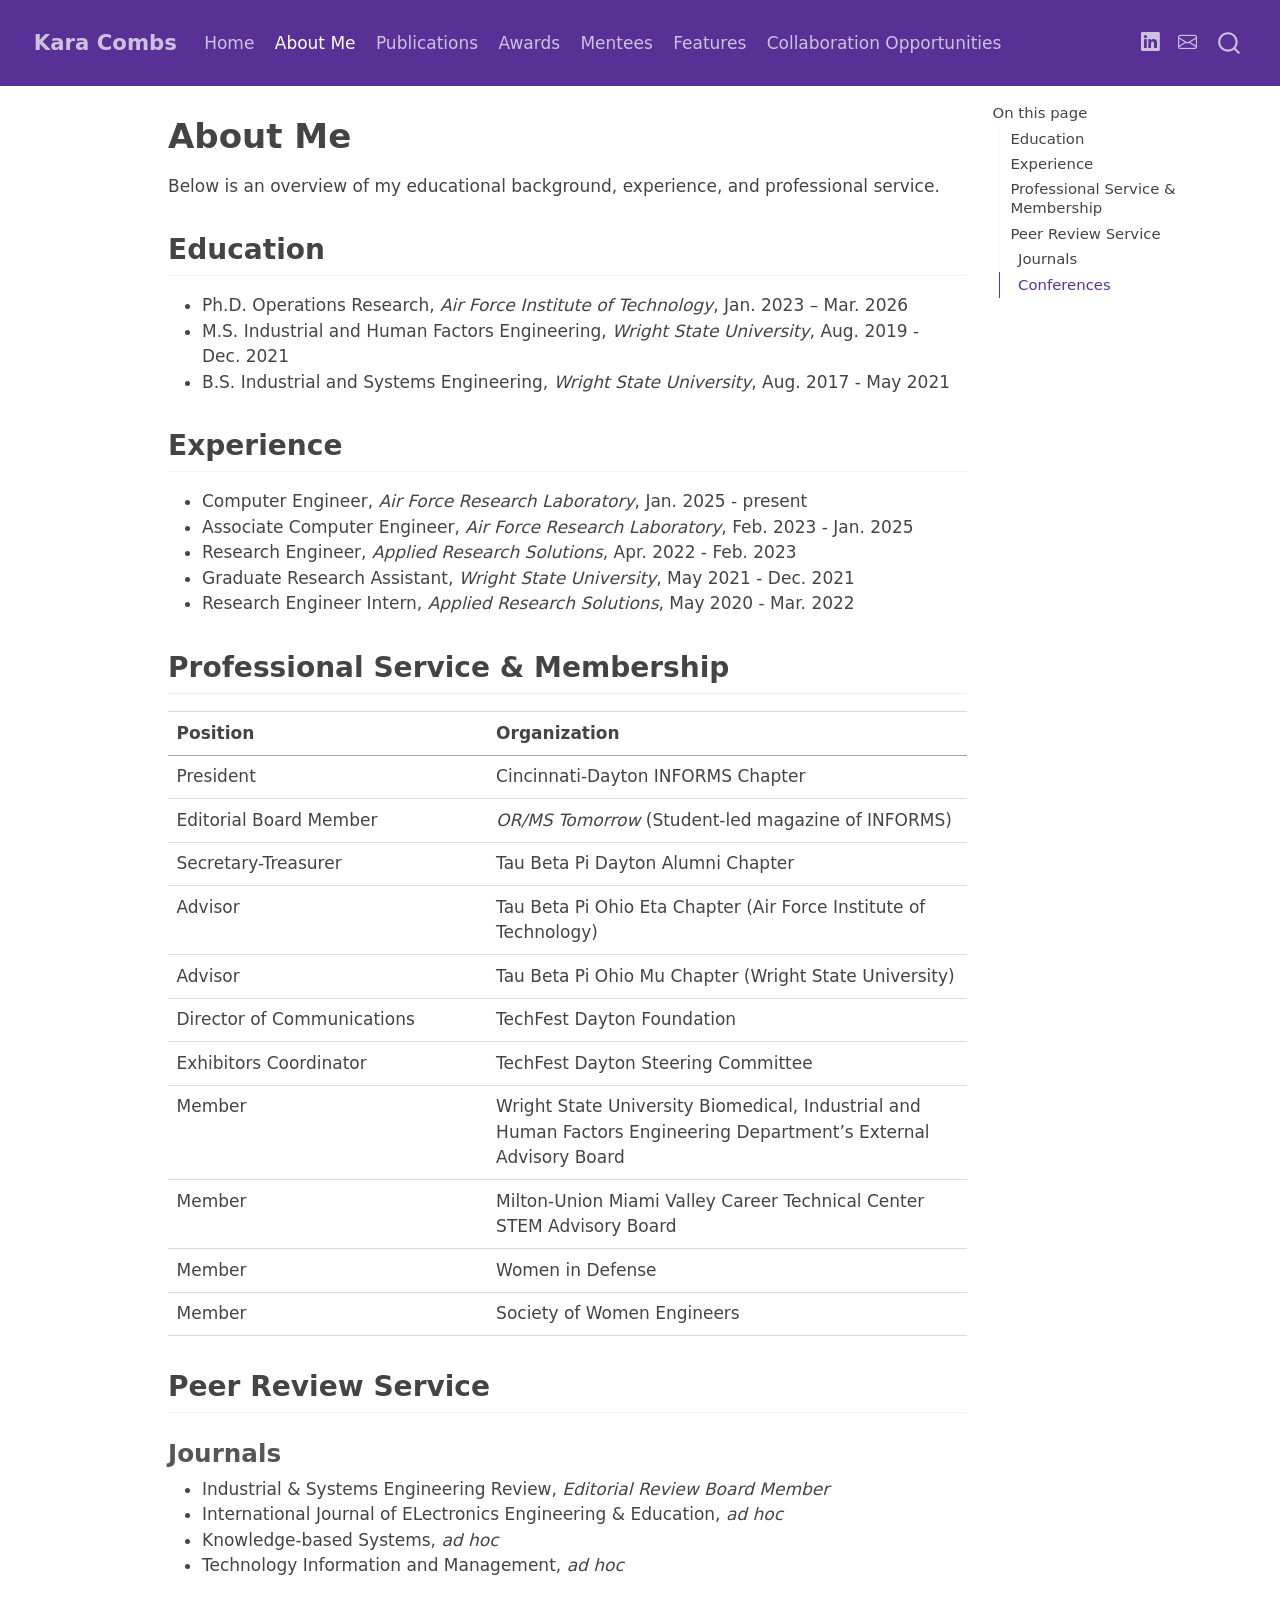
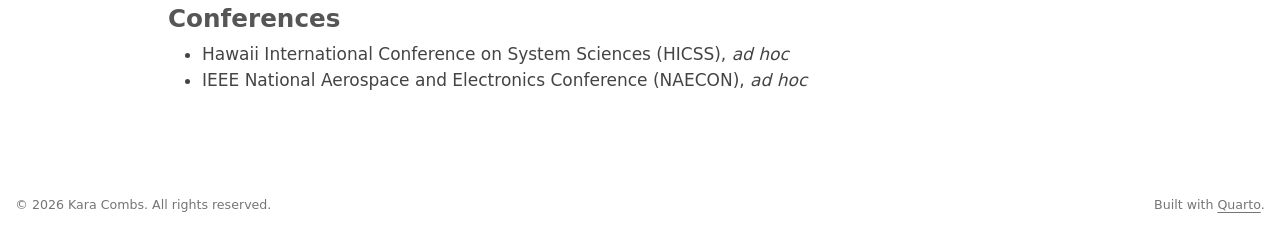
<file: about_me.html>
<!DOCTYPE html>
<html xmlns="http://www.w3.org/1999/xhtml" lang="en" xml:lang="en"><head>

<meta charset="utf-8">
<meta name="generator" content="quarto-1.8.24">

<meta name="viewport" content="width=device-width, initial-scale=1.0, user-scalable=yes">


<title>About Me – Kara Combs</title>
<style>
code{white-space: pre-wrap;}
span.smallcaps{font-variant: small-caps;}
div.columns{display: flex; gap: min(4vw, 1.5em);}
div.column{flex: auto; overflow-x: auto;}
div.hanging-indent{margin-left: 1.5em; text-indent: -1.5em;}
ul.task-list{list-style: none;}
ul.task-list li input[type="checkbox"] {
  width: 0.8em;
  margin: 0 0.8em 0.2em -1em; /* quarto-specific, see https://github.com/quarto-dev/quarto-cli/issues/4556 */ 
  vertical-align: middle;
}
</style>


<script src="site_libs/quarto-nav/quarto-nav.js"></script>
<script src="site_libs/quarto-nav/headroom.min.js"></script>
<script src="site_libs/clipboard/clipboard.min.js"></script>
<script src="site_libs/quarto-search/autocomplete.umd.js"></script>
<script src="site_libs/quarto-search/fuse.min.js"></script>
<script src="site_libs/quarto-search/quarto-search.js"></script>
<meta name="quarto:offset" content="./">
<link href="./assets/Combs_Digital_Portrait_Square.png" rel="icon" type="image/png">
<script src="site_libs/quarto-html/quarto.js" type="module"></script>
<script src="site_libs/quarto-html/tabsets/tabsets.js" type="module"></script>
<script src="site_libs/quarto-html/axe/axe-check.js" type="module"></script>
<script src="site_libs/quarto-html/popper.min.js"></script>
<script src="site_libs/quarto-html/tippy.umd.min.js"></script>
<script src="site_libs/quarto-html/anchor.min.js"></script>
<link href="site_libs/quarto-html/tippy.css" rel="stylesheet">
<link href="site_libs/quarto-html/quarto-syntax-highlighting-dc55a5b9e770e841cd82e46aadbfb9b0.css" rel="stylesheet" id="quarto-text-highlighting-styles">
<script src="site_libs/bootstrap/bootstrap.min.js"></script>
<link href="site_libs/bootstrap/bootstrap-icons.css" rel="stylesheet">
<link href="site_libs/bootstrap/bootstrap-3d0064d93490f5bb34dc66591c9f73ab.min.css" rel="stylesheet" append-hash="true" id="quarto-bootstrap" data-mode="light">
<script id="quarto-search-options" type="application/json">{
  "location": "navbar",
  "copy-button": false,
  "collapse-after": 3,
  "panel-placement": "end",
  "type": "overlay",
  "limit": 50,
  "keyboard-shortcut": [
    "f",
    "/",
    "s"
  ],
  "show-item-context": false,
  "language": {
    "search-no-results-text": "No results",
    "search-matching-documents-text": "matching documents",
    "search-copy-link-title": "Copy link to search",
    "search-hide-matches-text": "Hide additional matches",
    "search-more-match-text": "more match in this document",
    "search-more-matches-text": "more matches in this document",
    "search-clear-button-title": "Clear",
    "search-text-placeholder": "",
    "search-detached-cancel-button-title": "Cancel",
    "search-submit-button-title": "Submit",
    "search-label": "Search"
  }
}</script>
<script async="" src="https://www.googletagmanager.com/gtag/js?id=G-C74GEBGNSR"></script>

<script type="text/javascript">

window.dataLayer = window.dataLayer || [];
function gtag(){dataLayer.push(arguments);}
gtag('js', new Date());
gtag('config', 'G-C74GEBGNSR', { 'anonymize_ip': true});
</script>
<style>html{ scroll-behavior: smooth; }</style>


<link rel="stylesheet" href="styles.css">
</head>

<body class="nav-fixed quarto-light">

<div id="quarto-search-results"></div>
  <header id="quarto-header" class="headroom fixed-top">
    <nav class="navbar navbar-expand-lg " data-bs-theme="dark">
      <div class="navbar-container container-fluid">
      <div class="navbar-brand-container mx-auto">
    <a href="./index.html" class="navbar-brand navbar-brand-logo">
    </a>
    <a class="navbar-brand" href="./index.html">
    <span class="navbar-title">Kara Combs</span>
    </a>
  </div>
            <div id="quarto-search" class="" title="Search"></div>
          <button class="navbar-toggler" type="button" data-bs-toggle="collapse" data-bs-target="#navbarCollapse" aria-controls="navbarCollapse" role="menu" aria-expanded="false" aria-label="Toggle navigation" onclick="if (window.quartoToggleHeadroom) { window.quartoToggleHeadroom(); }">
  <span class="navbar-toggler-icon"></span>
</button>
          <div class="collapse navbar-collapse" id="navbarCollapse">
            <ul class="navbar-nav navbar-nav-scroll me-auto">
  <li class="nav-item">
    <a class="nav-link" href="./index.html"> 
<span class="menu-text">Home</span></a>
  </li>  
  <li class="nav-item">
    <a class="nav-link active" href="./about_me.html" aria-current="page"> 
<span class="menu-text">About Me</span></a>
  </li>  
  <li class="nav-item">
    <a class="nav-link" href="./publications.html"> 
<span class="menu-text">Publications</span></a>
  </li>  
  <li class="nav-item">
    <a class="nav-link" href="./awards.html"> 
<span class="menu-text">Awards</span></a>
  </li>  
  <li class="nav-item">
    <a class="nav-link" href="./mentees.html"> 
<span class="menu-text">Mentees</span></a>
  </li>  
  <li class="nav-item">
    <a class="nav-link" href="./features.html"> 
<span class="menu-text">Features</span></a>
  </li>  
  <li class="nav-item">
    <a class="nav-link" href="./collaboration.html"> 
<span class="menu-text">Collaboration Opportunities</span></a>
  </li>  
</ul>
            <ul class="navbar-nav navbar-nav-scroll ms-auto">
  <li class="nav-item compact">
    <a class="nav-link" href="https://www.linkedin.com/in/karacombs33"> <i class="bi bi-linkedin" role="img">
</i> 
<span class="menu-text"></span></a>
  </li>  
  <li class="nav-item compact">
    <a class="nav-link" href="mailto:kara.combs.1@us.af.mil"> <i class="bi bi-envelope" role="img">
</i> 
<span class="menu-text"></span></a>
  </li>  
</ul>
          </div> <!-- /navcollapse -->
            <div class="quarto-navbar-tools">
</div>
      </div> <!-- /container-fluid -->
    </nav>
</header>
<!-- content -->
<div id="quarto-content" class="quarto-container page-columns page-rows-contents page-layout-article page-navbar">
<!-- sidebar -->
<!-- margin-sidebar -->
    <div id="quarto-margin-sidebar" class="sidebar margin-sidebar">
        <nav id="TOC" role="doc-toc" class="toc-active">
    <h2 id="toc-title">On this page</h2>
   
  <ul>
  <li><a href="#education" id="toc-education" class="nav-link active" data-scroll-target="#education">Education</a></li>
  <li><a href="#experience" id="toc-experience" class="nav-link" data-scroll-target="#experience">Experience</a></li>
  <li><a href="#professional-service-membership" id="toc-professional-service-membership" class="nav-link" data-scroll-target="#professional-service-membership">Professional Service &amp; Membership</a></li>
  <li><a href="#peer-review-service" id="toc-peer-review-service" class="nav-link" data-scroll-target="#peer-review-service">Peer Review Service</a>
  <ul class="collapse">
  <li><a href="#journals" id="toc-journals" class="nav-link" data-scroll-target="#journals">Journals</a></li>
  <li><a href="#conferences" id="toc-conferences" class="nav-link" data-scroll-target="#conferences">Conferences</a></li>
  </ul></li>
  </ul>
</nav>
    </div>
<!-- main -->
<main class="content" id="quarto-document-content">

<header id="title-block-header" class="quarto-title-block default">
<div class="quarto-title">
<h1 class="title">About Me</h1>
</div>



<div class="quarto-title-meta">

    
  
    
  </div>
  


</header>


<p>Below is an overview of my educational background, experience, and professional service.</p>
<section id="education" class="level2">
<h2 class="anchored" data-anchor-id="education">Education</h2>
<ul>
<li>Ph.D.&nbsp;Operations Research, <em>Air Force Institute of Technology</em>, Jan.&nbsp;2023 – Mar.&nbsp;2026</li>
<li>M.S. Industrial and Human Factors Engineering, <em>Wright State University</em>, Aug.&nbsp;2019 - Dec.&nbsp;2021</li>
<li>B.S. Industrial and Systems Engineering, <em>Wright State University</em>, Aug.&nbsp;2017 - May 2021</li>
</ul>
</section>
<section id="experience" class="level2">
<h2 class="anchored" data-anchor-id="experience">Experience</h2>
<ul>
<li>Computer Engineer, <em>Air Force Research Laboratory</em>, Jan.&nbsp;2025 - present</li>
<li>Associate Computer Engineer, <em>Air Force Research Laboratory</em>, Feb.&nbsp;2023 - Jan.&nbsp;2025</li>
<li>Research Engineer, <em>Applied Research Solutions</em>, Apr.&nbsp;2022 - Feb.&nbsp;2023</li>
<li>Graduate Research Assistant, <em>Wright State University</em>, May 2021 - Dec.&nbsp;2021</li>
<li>Research Engineer Intern, <em>Applied Research Solutions</em>, May 2020 - Mar.&nbsp;2022</li>
</ul>
</section>
<section id="professional-service-membership" class="level2">
<h2 class="anchored" data-anchor-id="professional-service-membership">Professional Service &amp; Membership</h2>
<table class="caption-top table">
<colgroup>
<col style="width: 40%">
<col style="width: 60%">
</colgroup>
<thead>
<tr class="header">
<th>Position</th>
<th>Organization</th>
</tr>
</thead>
<tbody>
<tr class="odd">
<td>President</td>
<td>Cincinnati-Dayton INFORMS Chapter</td>
</tr>
<tr class="even">
<td>Editorial Board Member</td>
<td><em>OR/MS Tomorrow</em> (Student-led magazine of INFORMS)</td>
</tr>
<tr class="odd">
<td>Secretary-Treasurer</td>
<td>Tau Beta Pi Dayton Alumni Chapter</td>
</tr>
<tr class="even">
<td>Advisor</td>
<td>Tau Beta Pi Ohio Eta Chapter (Air Force Institute of Technology)</td>
</tr>
<tr class="odd">
<td>Advisor</td>
<td>Tau Beta Pi Ohio Mu Chapter (Wright State University)</td>
</tr>
<tr class="even">
<td>Director of Communications</td>
<td>TechFest Dayton Foundation</td>
</tr>
<tr class="odd">
<td>Exhibitors Coordinator</td>
<td>TechFest Dayton Steering Committee</td>
</tr>
<tr class="even">
<td>Member</td>
<td>Wright State University Biomedical, Industrial and Human Factors Engineering Department’s External Advisory Board</td>
</tr>
<tr class="odd">
<td>Member</td>
<td>Milton-Union Miami Valley Career Technical Center STEM Advisory Board</td>
</tr>
<tr class="even">
<td>Member</td>
<td>Women in Defense</td>
</tr>
<tr class="odd">
<td>Member</td>
<td>Society of Women Engineers</td>
</tr>
</tbody>
</table>
</section>
<section id="peer-review-service" class="level2">
<h2 class="anchored" data-anchor-id="peer-review-service">Peer Review Service</h2>
<section id="journals" class="level3">
<h3 class="anchored" data-anchor-id="journals">Journals</h3>
<ul>
<li>Industrial &amp; Systems Engineering Review, <em>Editorial Review Board Member</em></li>
<li>International Journal of ELectronics Engineering &amp; Education, <em>ad hoc</em></li>
<li>Knowledge-based Systems, <em>ad hoc</em></li>
<li>Technology Information and Management, <em>ad hoc</em></li>
</ul>
</section>
<section id="conferences" class="level3">
<h3 class="anchored" data-anchor-id="conferences">Conferences</h3>
<ul>
<li>Hawaii International Conference on System Sciences (HICSS), <em>ad hoc</em></li>
<li>IEEE National Aerospace and Electronics Conference (NAECON), <em>ad hoc</em></li>
</ul>


</section>
</section>

</main> <!-- /main -->
<script id="quarto-html-after-body" type="application/javascript">
  window.document.addEventListener("DOMContentLoaded", function (event) {
    const icon = "";
    const anchorJS = new window.AnchorJS();
    anchorJS.options = {
      placement: 'right',
      icon: icon
    };
    anchorJS.add('.anchored');
    const isCodeAnnotation = (el) => {
      for (const clz of el.classList) {
        if (clz.startsWith('code-annotation-')) {                     
          return true;
        }
      }
      return false;
    }
    const onCopySuccess = function(e) {
      // button target
      const button = e.trigger;
      // don't keep focus
      button.blur();
      // flash "checked"
      button.classList.add('code-copy-button-checked');
      var currentTitle = button.getAttribute("title");
      button.setAttribute("title", "Copied!");
      let tooltip;
      if (window.bootstrap) {
        button.setAttribute("data-bs-toggle", "tooltip");
        button.setAttribute("data-bs-placement", "left");
        button.setAttribute("data-bs-title", "Copied!");
        tooltip = new bootstrap.Tooltip(button, 
          { trigger: "manual", 
            customClass: "code-copy-button-tooltip",
            offset: [0, -8]});
        tooltip.show();    
      }
      setTimeout(function() {
        if (tooltip) {
          tooltip.hide();
          button.removeAttribute("data-bs-title");
          button.removeAttribute("data-bs-toggle");
          button.removeAttribute("data-bs-placement");
        }
        button.setAttribute("title", currentTitle);
        button.classList.remove('code-copy-button-checked');
      }, 1000);
      // clear code selection
      e.clearSelection();
    }
    const getTextToCopy = function(trigger) {
      const outerScaffold = trigger.parentElement.cloneNode(true);
      const codeEl = outerScaffold.querySelector('code');
      for (const childEl of codeEl.children) {
        if (isCodeAnnotation(childEl)) {
          childEl.remove();
        }
      }
      return codeEl.innerText;
    }
    const clipboard = new window.ClipboardJS('.code-copy-button:not([data-in-quarto-modal])', {
      text: getTextToCopy
    });
    clipboard.on('success', onCopySuccess);
    if (window.document.getElementById('quarto-embedded-source-code-modal')) {
      const clipboardModal = new window.ClipboardJS('.code-copy-button[data-in-quarto-modal]', {
        text: getTextToCopy,
        container: window.document.getElementById('quarto-embedded-source-code-modal')
      });
      clipboardModal.on('success', onCopySuccess);
    }
      var localhostRegex = new RegExp(/^(?:http|https):\/\/localhost\:?[0-9]*\//);
      var mailtoRegex = new RegExp(/^mailto:/);
        var filterRegex = new RegExp('/' + window.location.host + '/');
      var isInternal = (href) => {
          return filterRegex.test(href) || localhostRegex.test(href) || mailtoRegex.test(href);
      }
      // Inspect non-navigation links and adorn them if external
     var links = window.document.querySelectorAll('a[href]:not(.nav-link):not(.navbar-brand):not(.toc-action):not(.sidebar-link):not(.sidebar-item-toggle):not(.pagination-link):not(.no-external):not([aria-hidden]):not(.dropdown-item):not(.quarto-navigation-tool):not(.about-link)');
      for (var i=0; i<links.length; i++) {
        const link = links[i];
        if (!isInternal(link.href)) {
          // undo the damage that might have been done by quarto-nav.js in the case of
          // links that we want to consider external
          if (link.dataset.originalHref !== undefined) {
            link.href = link.dataset.originalHref;
          }
        }
      }
    function tippyHover(el, contentFn, onTriggerFn, onUntriggerFn) {
      const config = {
        allowHTML: true,
        maxWidth: 500,
        delay: 100,
        arrow: false,
        appendTo: function(el) {
            return el.parentElement;
        },
        interactive: true,
        interactiveBorder: 10,
        theme: 'quarto',
        placement: 'bottom-start',
      };
      if (contentFn) {
        config.content = contentFn;
      }
      if (onTriggerFn) {
        config.onTrigger = onTriggerFn;
      }
      if (onUntriggerFn) {
        config.onUntrigger = onUntriggerFn;
      }
      window.tippy(el, config); 
    }
    const noterefs = window.document.querySelectorAll('a[role="doc-noteref"]');
    for (var i=0; i<noterefs.length; i++) {
      const ref = noterefs[i];
      tippyHover(ref, function() {
        // use id or data attribute instead here
        let href = ref.getAttribute('data-footnote-href') || ref.getAttribute('href');
        try { href = new URL(href).hash; } catch {}
        const id = href.replace(/^#\/?/, "");
        const note = window.document.getElementById(id);
        if (note) {
          return note.innerHTML;
        } else {
          return "";
        }
      });
    }
    const xrefs = window.document.querySelectorAll('a.quarto-xref');
    const processXRef = (id, note) => {
      // Strip column container classes
      const stripColumnClz = (el) => {
        el.classList.remove("page-full", "page-columns");
        if (el.children) {
          for (const child of el.children) {
            stripColumnClz(child);
          }
        }
      }
      stripColumnClz(note)
      if (id === null || id.startsWith('sec-')) {
        // Special case sections, only their first couple elements
        const container = document.createElement("div");
        if (note.children && note.children.length > 2) {
          container.appendChild(note.children[0].cloneNode(true));
          for (let i = 1; i < note.children.length; i++) {
            const child = note.children[i];
            if (child.tagName === "P" && child.innerText === "") {
              continue;
            } else {
              container.appendChild(child.cloneNode(true));
              break;
            }
          }
          if (window.Quarto?.typesetMath) {
            window.Quarto.typesetMath(container);
          }
          return container.innerHTML
        } else {
          if (window.Quarto?.typesetMath) {
            window.Quarto.typesetMath(note);
          }
          return note.innerHTML;
        }
      } else {
        // Remove any anchor links if they are present
        const anchorLink = note.querySelector('a.anchorjs-link');
        if (anchorLink) {
          anchorLink.remove();
        }
        if (window.Quarto?.typesetMath) {
          window.Quarto.typesetMath(note);
        }
        if (note.classList.contains("callout")) {
          return note.outerHTML;
        } else {
          return note.innerHTML;
        }
      }
    }
    for (var i=0; i<xrefs.length; i++) {
      const xref = xrefs[i];
      tippyHover(xref, undefined, function(instance) {
        instance.disable();
        let url = xref.getAttribute('href');
        let hash = undefined; 
        if (url.startsWith('#')) {
          hash = url;
        } else {
          try { hash = new URL(url).hash; } catch {}
        }
        if (hash) {
          const id = hash.replace(/^#\/?/, "");
          const note = window.document.getElementById(id);
          if (note !== null) {
            try {
              const html = processXRef(id, note.cloneNode(true));
              instance.setContent(html);
            } finally {
              instance.enable();
              instance.show();
            }
          } else {
            // See if we can fetch this
            fetch(url.split('#')[0])
            .then(res => res.text())
            .then(html => {
              const parser = new DOMParser();
              const htmlDoc = parser.parseFromString(html, "text/html");
              const note = htmlDoc.getElementById(id);
              if (note !== null) {
                const html = processXRef(id, note);
                instance.setContent(html);
              } 
            }).finally(() => {
              instance.enable();
              instance.show();
            });
          }
        } else {
          // See if we can fetch a full url (with no hash to target)
          // This is a special case and we should probably do some content thinning / targeting
          fetch(url)
          .then(res => res.text())
          .then(html => {
            const parser = new DOMParser();
            const htmlDoc = parser.parseFromString(html, "text/html");
            const note = htmlDoc.querySelector('main.content');
            if (note !== null) {
              // This should only happen for chapter cross references
              // (since there is no id in the URL)
              // remove the first header
              if (note.children.length > 0 && note.children[0].tagName === "HEADER") {
                note.children[0].remove();
              }
              const html = processXRef(null, note);
              instance.setContent(html);
            } 
          }).finally(() => {
            instance.enable();
            instance.show();
          });
        }
      }, function(instance) {
      });
    }
        let selectedAnnoteEl;
        const selectorForAnnotation = ( cell, annotation) => {
          let cellAttr = 'data-code-cell="' + cell + '"';
          let lineAttr = 'data-code-annotation="' +  annotation + '"';
          const selector = 'span[' + cellAttr + '][' + lineAttr + ']';
          return selector;
        }
        const selectCodeLines = (annoteEl) => {
          const doc = window.document;
          const targetCell = annoteEl.getAttribute("data-target-cell");
          const targetAnnotation = annoteEl.getAttribute("data-target-annotation");
          const annoteSpan = window.document.querySelector(selectorForAnnotation(targetCell, targetAnnotation));
          const lines = annoteSpan.getAttribute("data-code-lines").split(",");
          const lineIds = lines.map((line) => {
            return targetCell + "-" + line;
          })
          let top = null;
          let height = null;
          let parent = null;
          if (lineIds.length > 0) {
              //compute the position of the single el (top and bottom and make a div)
              const el = window.document.getElementById(lineIds[0]);
              top = el.offsetTop;
              height = el.offsetHeight;
              parent = el.parentElement.parentElement;
            if (lineIds.length > 1) {
              const lastEl = window.document.getElementById(lineIds[lineIds.length - 1]);
              const bottom = lastEl.offsetTop + lastEl.offsetHeight;
              height = bottom - top;
            }
            if (top !== null && height !== null && parent !== null) {
              // cook up a div (if necessary) and position it 
              let div = window.document.getElementById("code-annotation-line-highlight");
              if (div === null) {
                div = window.document.createElement("div");
                div.setAttribute("id", "code-annotation-line-highlight");
                div.style.position = 'absolute';
                parent.appendChild(div);
              }
              div.style.top = top - 2 + "px";
              div.style.height = height + 4 + "px";
              div.style.left = 0;
              let gutterDiv = window.document.getElementById("code-annotation-line-highlight-gutter");
              if (gutterDiv === null) {
                gutterDiv = window.document.createElement("div");
                gutterDiv.setAttribute("id", "code-annotation-line-highlight-gutter");
                gutterDiv.style.position = 'absolute';
                const codeCell = window.document.getElementById(targetCell);
                const gutter = codeCell.querySelector('.code-annotation-gutter');
                gutter.appendChild(gutterDiv);
              }
              gutterDiv.style.top = top - 2 + "px";
              gutterDiv.style.height = height + 4 + "px";
            }
            selectedAnnoteEl = annoteEl;
          }
        };
        const unselectCodeLines = () => {
          const elementsIds = ["code-annotation-line-highlight", "code-annotation-line-highlight-gutter"];
          elementsIds.forEach((elId) => {
            const div = window.document.getElementById(elId);
            if (div) {
              div.remove();
            }
          });
          selectedAnnoteEl = undefined;
        };
          // Handle positioning of the toggle
      window.addEventListener(
        "resize",
        throttle(() => {
          elRect = undefined;
          if (selectedAnnoteEl) {
            selectCodeLines(selectedAnnoteEl);
          }
        }, 10)
      );
      function throttle(fn, ms) {
      let throttle = false;
      let timer;
        return (...args) => {
          if(!throttle) { // first call gets through
              fn.apply(this, args);
              throttle = true;
          } else { // all the others get throttled
              if(timer) clearTimeout(timer); // cancel #2
              timer = setTimeout(() => {
                fn.apply(this, args);
                timer = throttle = false;
              }, ms);
          }
        };
      }
        // Attach click handler to the DT
        const annoteDls = window.document.querySelectorAll('dt[data-target-cell]');
        for (const annoteDlNode of annoteDls) {
          annoteDlNode.addEventListener('click', (event) => {
            const clickedEl = event.target;
            if (clickedEl !== selectedAnnoteEl) {
              unselectCodeLines();
              const activeEl = window.document.querySelector('dt[data-target-cell].code-annotation-active');
              if (activeEl) {
                activeEl.classList.remove('code-annotation-active');
              }
              selectCodeLines(clickedEl);
              clickedEl.classList.add('code-annotation-active');
            } else {
              // Unselect the line
              unselectCodeLines();
              clickedEl.classList.remove('code-annotation-active');
            }
          });
        }
    const findCites = (el) => {
      const parentEl = el.parentElement;
      if (parentEl) {
        const cites = parentEl.dataset.cites;
        if (cites) {
          return {
            el,
            cites: cites.split(' ')
          };
        } else {
          return findCites(el.parentElement)
        }
      } else {
        return undefined;
      }
    };
    var bibliorefs = window.document.querySelectorAll('a[role="doc-biblioref"]');
    for (var i=0; i<bibliorefs.length; i++) {
      const ref = bibliorefs[i];
      const citeInfo = findCites(ref);
      if (citeInfo) {
        tippyHover(citeInfo.el, function() {
          var popup = window.document.createElement('div');
          citeInfo.cites.forEach(function(cite) {
            var citeDiv = window.document.createElement('div');
            citeDiv.classList.add('hanging-indent');
            citeDiv.classList.add('csl-entry');
            var biblioDiv = window.document.getElementById('ref-' + cite);
            if (biblioDiv) {
              citeDiv.innerHTML = biblioDiv.innerHTML;
            }
            popup.appendChild(citeDiv);
          });
          return popup.innerHTML;
        });
      }
    }
  });
  </script>
</div> <!-- /content -->
<footer class="footer">
  <div class="nav-footer">
    <div class="nav-footer-left">
© <span id="year"></span> Kara Combs. All rights reserved.
<script>
  document.getElementById("year").textContent = new Date().getFullYear();
</script>
</div>   
    <div class="nav-footer-center">
      &nbsp;
    </div>
    <div class="nav-footer-right">
<p>Built with <a href="https://quarto.org">Quarto</a>.</p>
</div>
  </div>
</footer>




<script src="site_libs/quarto-html/zenscroll-min.js"></script>
</body></html>
</file>
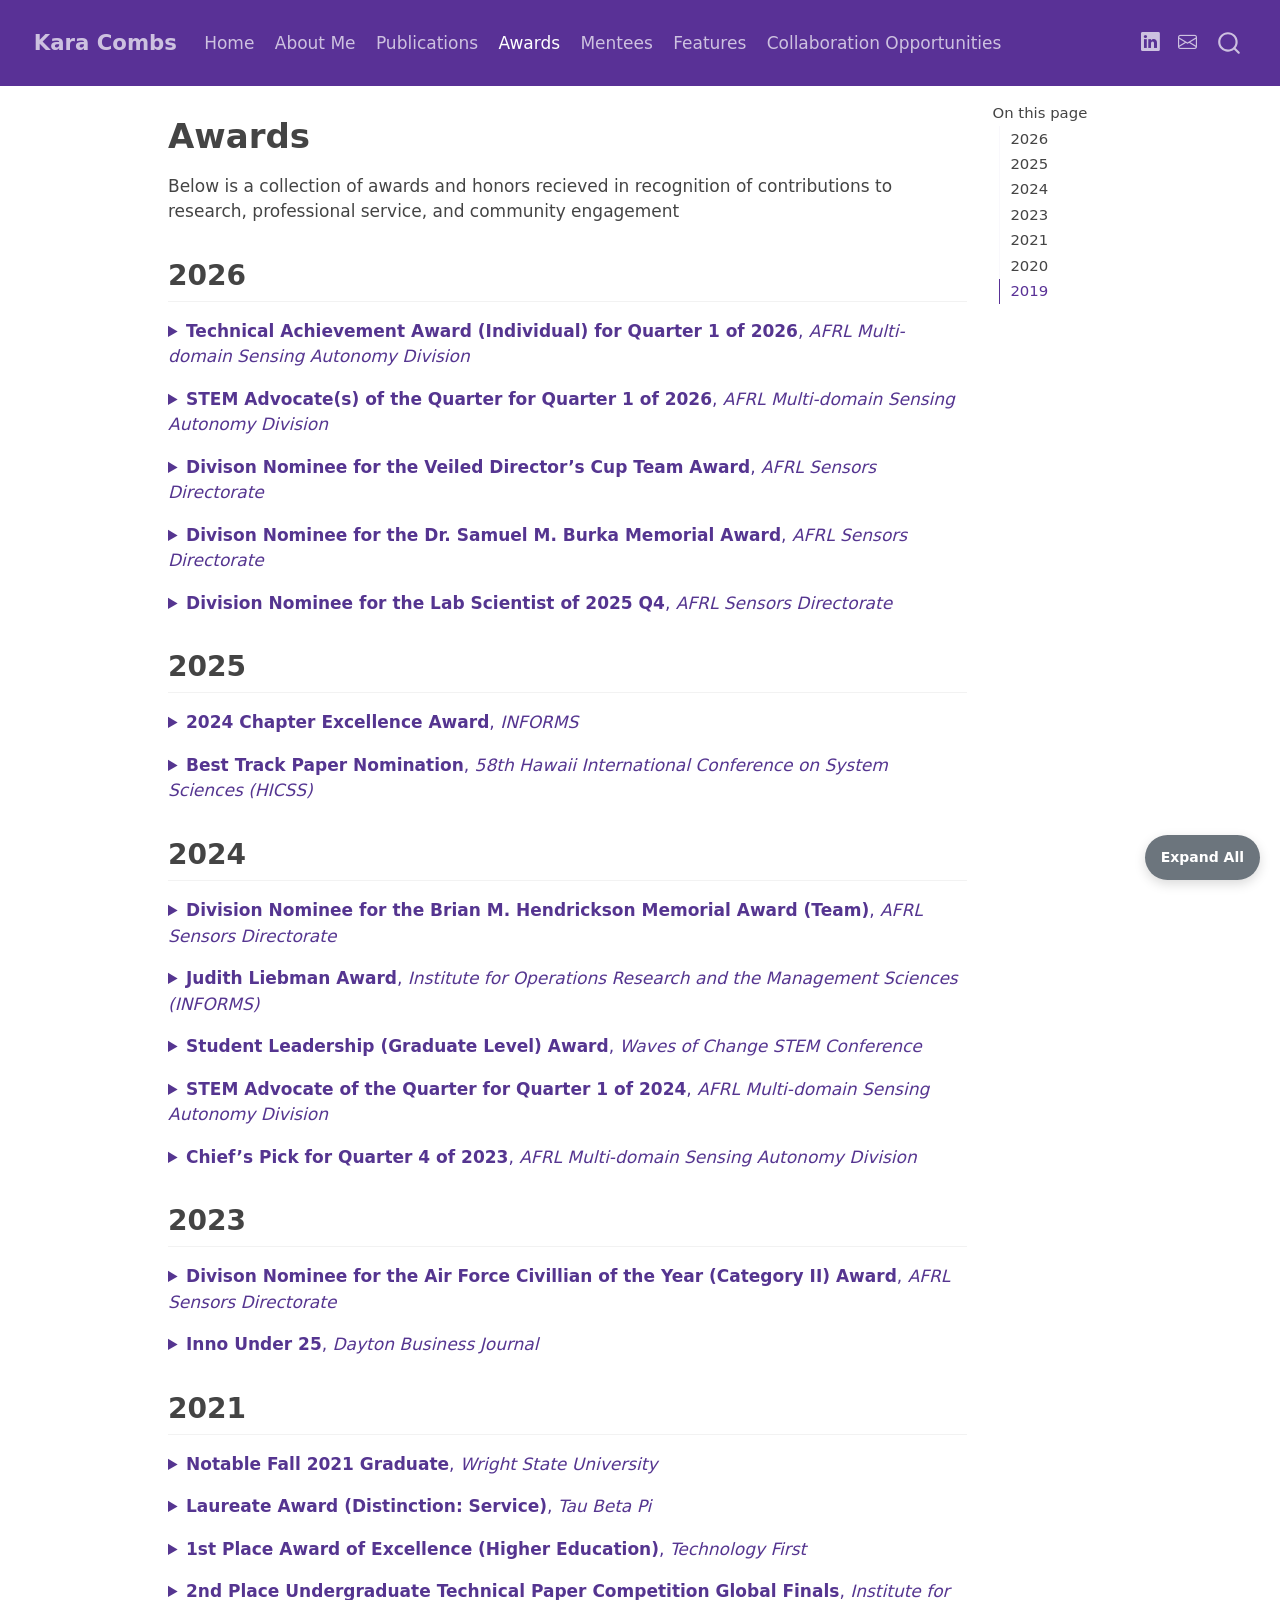
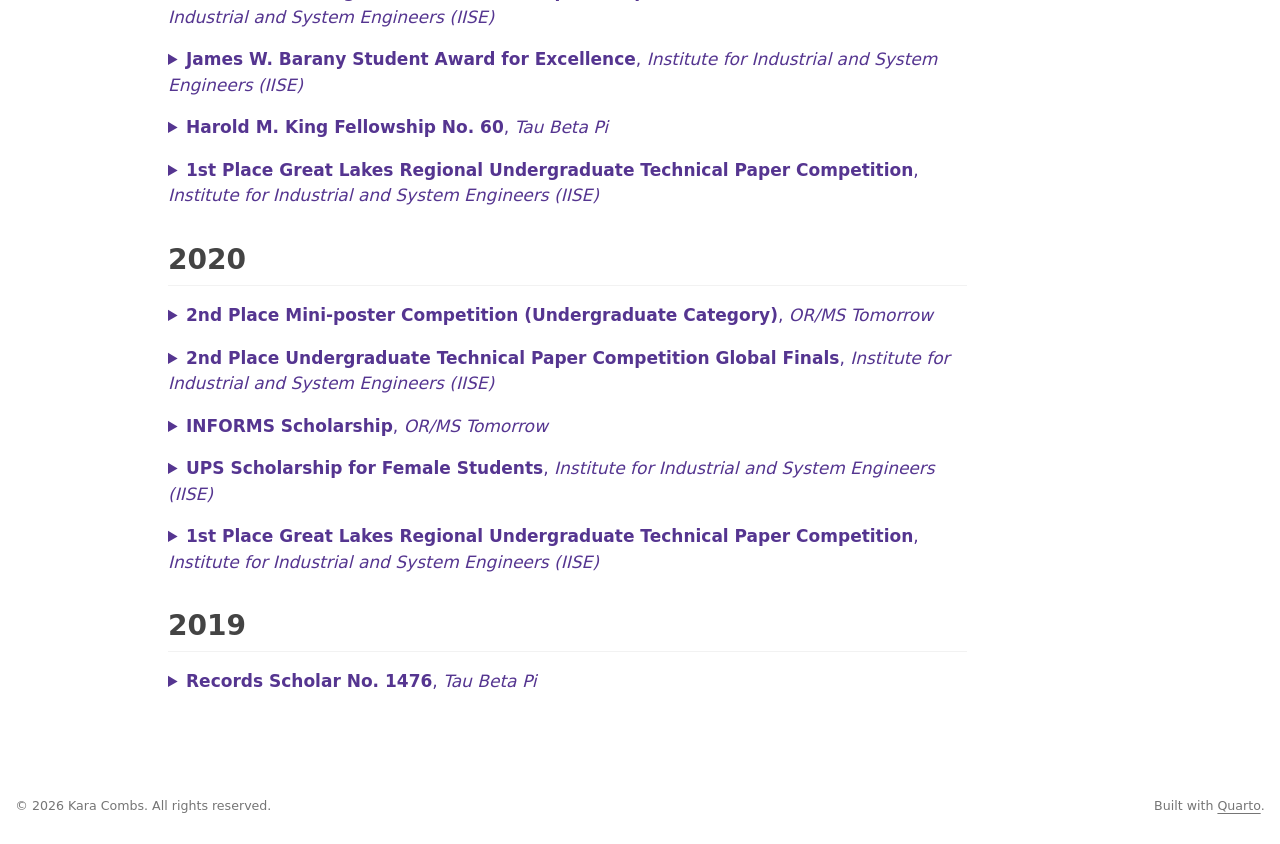
<file: awards.html>
<!DOCTYPE html>
<html xmlns="http://www.w3.org/1999/xhtml" lang="en" xml:lang="en"><head>

<meta charset="utf-8">
<meta name="generator" content="quarto-1.8.24">

<meta name="viewport" content="width=device-width, initial-scale=1.0, user-scalable=yes">


<title>Awards – Kara Combs</title>
<style>
code{white-space: pre-wrap;}
span.smallcaps{font-variant: small-caps;}
div.columns{display: flex; gap: min(4vw, 1.5em);}
div.column{flex: auto; overflow-x: auto;}
div.hanging-indent{margin-left: 1.5em; text-indent: -1.5em;}
ul.task-list{list-style: none;}
ul.task-list li input[type="checkbox"] {
  width: 0.8em;
  margin: 0 0.8em 0.2em -1em; /* quarto-specific, see https://github.com/quarto-dev/quarto-cli/issues/4556 */ 
  vertical-align: middle;
}
</style>


<script src="site_libs/quarto-nav/quarto-nav.js"></script>
<script src="site_libs/quarto-nav/headroom.min.js"></script>
<script src="site_libs/clipboard/clipboard.min.js"></script>
<script src="site_libs/quarto-search/autocomplete.umd.js"></script>
<script src="site_libs/quarto-search/fuse.min.js"></script>
<script src="site_libs/quarto-search/quarto-search.js"></script>
<meta name="quarto:offset" content="./">
<link href="./assets/Combs_Digital_Portrait_Square.png" rel="icon" type="image/png">
<script src="site_libs/quarto-html/quarto.js" type="module"></script>
<script src="site_libs/quarto-html/tabsets/tabsets.js" type="module"></script>
<script src="site_libs/quarto-html/axe/axe-check.js" type="module"></script>
<script src="site_libs/quarto-html/popper.min.js"></script>
<script src="site_libs/quarto-html/tippy.umd.min.js"></script>
<script src="site_libs/quarto-html/anchor.min.js"></script>
<link href="site_libs/quarto-html/tippy.css" rel="stylesheet">
<link href="site_libs/quarto-html/quarto-syntax-highlighting-dc55a5b9e770e841cd82e46aadbfb9b0.css" rel="stylesheet" id="quarto-text-highlighting-styles">
<script src="site_libs/bootstrap/bootstrap.min.js"></script>
<link href="site_libs/bootstrap/bootstrap-icons.css" rel="stylesheet">
<link href="site_libs/bootstrap/bootstrap-3d0064d93490f5bb34dc66591c9f73ab.min.css" rel="stylesheet" append-hash="true" id="quarto-bootstrap" data-mode="light">
<script id="quarto-search-options" type="application/json">{
  "location": "navbar",
  "copy-button": false,
  "collapse-after": 3,
  "panel-placement": "end",
  "type": "overlay",
  "limit": 50,
  "keyboard-shortcut": [
    "f",
    "/",
    "s"
  ],
  "show-item-context": false,
  "language": {
    "search-no-results-text": "No results",
    "search-matching-documents-text": "matching documents",
    "search-copy-link-title": "Copy link to search",
    "search-hide-matches-text": "Hide additional matches",
    "search-more-match-text": "more match in this document",
    "search-more-matches-text": "more matches in this document",
    "search-clear-button-title": "Clear",
    "search-text-placeholder": "",
    "search-detached-cancel-button-title": "Cancel",
    "search-submit-button-title": "Submit",
    "search-label": "Search"
  }
}</script>
<script async="" src="https://www.googletagmanager.com/gtag/js?id=G-C74GEBGNSR"></script>

<script type="text/javascript">

window.dataLayer = window.dataLayer || [];
function gtag(){dataLayer.push(arguments);}
gtag('js', new Date());
gtag('config', 'G-C74GEBGNSR', { 'anonymize_ip': true});
</script>
<style>html{ scroll-behavior: smooth; }</style>


<link rel="stylesheet" href="styles.css">
</head>

<body class="nav-fixed quarto-light">

<div id="quarto-search-results"></div>
  <header id="quarto-header" class="headroom fixed-top">
    <nav class="navbar navbar-expand-lg " data-bs-theme="dark">
      <div class="navbar-container container-fluid">
      <div class="navbar-brand-container mx-auto">
    <a href="./index.html" class="navbar-brand navbar-brand-logo">
    </a>
    <a class="navbar-brand" href="./index.html">
    <span class="navbar-title">Kara Combs</span>
    </a>
  </div>
            <div id="quarto-search" class="" title="Search"></div>
          <button class="navbar-toggler" type="button" data-bs-toggle="collapse" data-bs-target="#navbarCollapse" aria-controls="navbarCollapse" role="menu" aria-expanded="false" aria-label="Toggle navigation" onclick="if (window.quartoToggleHeadroom) { window.quartoToggleHeadroom(); }">
  <span class="navbar-toggler-icon"></span>
</button>
          <div class="collapse navbar-collapse" id="navbarCollapse">
            <ul class="navbar-nav navbar-nav-scroll me-auto">
  <li class="nav-item">
    <a class="nav-link" href="./index.html"> 
<span class="menu-text">Home</span></a>
  </li>  
  <li class="nav-item">
    <a class="nav-link" href="./about_me.html"> 
<span class="menu-text">About Me</span></a>
  </li>  
  <li class="nav-item">
    <a class="nav-link" href="./publications.html"> 
<span class="menu-text">Publications</span></a>
  </li>  
  <li class="nav-item">
    <a class="nav-link active" href="./awards.html" aria-current="page"> 
<span class="menu-text">Awards</span></a>
  </li>  
  <li class="nav-item">
    <a class="nav-link" href="./mentees.html"> 
<span class="menu-text">Mentees</span></a>
  </li>  
  <li class="nav-item">
    <a class="nav-link" href="./features.html"> 
<span class="menu-text">Features</span></a>
  </li>  
  <li class="nav-item">
    <a class="nav-link" href="./collaboration.html"> 
<span class="menu-text">Collaboration Opportunities</span></a>
  </li>  
</ul>
            <ul class="navbar-nav navbar-nav-scroll ms-auto">
  <li class="nav-item compact">
    <a class="nav-link" href="https://www.linkedin.com/in/karacombs33"> <i class="bi bi-linkedin" role="img">
</i> 
<span class="menu-text"></span></a>
  </li>  
  <li class="nav-item compact">
    <a class="nav-link" href="mailto:kara.combs.1@us.af.mil"> <i class="bi bi-envelope" role="img">
</i> 
<span class="menu-text"></span></a>
  </li>  
</ul>
          </div> <!-- /navcollapse -->
            <div class="quarto-navbar-tools">
</div>
      </div> <!-- /container-fluid -->
    </nav>
</header>
<!-- content -->
<div id="quarto-content" class="quarto-container page-columns page-rows-contents page-layout-article page-navbar">
<!-- sidebar -->
<!-- margin-sidebar -->
    <div id="quarto-margin-sidebar" class="sidebar margin-sidebar">
        <nav id="TOC" role="doc-toc" class="toc-active">
    <h2 id="toc-title">On this page</h2>
   
  <ul>
  <li><a href="#section" id="toc-section" class="nav-link active" data-scroll-target="#section">2026</a></li>
  <li><a href="#section-1" id="toc-section-1" class="nav-link" data-scroll-target="#section-1">2025</a></li>
  <li><a href="#section-2" id="toc-section-2" class="nav-link" data-scroll-target="#section-2">2024</a></li>
  <li><a href="#section-3" id="toc-section-3" class="nav-link" data-scroll-target="#section-3">2023</a></li>
  <li><a href="#section-4" id="toc-section-4" class="nav-link" data-scroll-target="#section-4">2021</a></li>
  <li><a href="#section-5" id="toc-section-5" class="nav-link" data-scroll-target="#section-5">2020</a></li>
  <li><a href="#section-6" id="toc-section-6" class="nav-link" data-scroll-target="#section-6">2019</a></li>
  </ul>
</nav>
    </div>
<!-- main -->
<main class="content" id="quarto-document-content">

<header id="title-block-header" class="quarto-title-block default">
<div class="quarto-title">
<h1 class="title">Awards</h1>
</div>



<div class="quarto-title-meta">

    
  
    
  </div>
  


</header>


<!-- Floating toggle button -->
<button class="awards-toggle" id="toggleAll" onclick="toggleAllDetails()">
Expand All
</button>
<script>
function toggleAllDetails() {
  const details = document.querySelectorAll('details');
  const button = document.getElementById('toggleAll');
  const isExpanding = button.textContent === 'Expand All';
  
  details.forEach(detail => {
    detail.open = isExpanding;
  });
  
  button.textContent = isExpanding ? 'Collapse All' : 'Expand All';
}

// Update button text based on current state
function updateToggleButton() {
  const details = document.querySelectorAll('details');
  const button = document.getElementById('toggleAll');
  const openCount = Array.from(details).filter(detail => detail.open).length;
  
  if (openCount === 0) {
    button.textContent = 'Expand All';
  } else if (openCount === details.length) {
    button.textContent = 'Collapse All';
  } else {
    button.textContent = 'Expand All';
  }
}

// Listen for individual details changes
document.addEventListener('DOMContentLoaded', function() {
  const details = document.querySelectorAll('details');
  details.forEach(detail => {
    detail.addEventListener('toggle', updateToggleButton);
  });
});
</script>
<p>Below is a collection of awards and honors recieved in recognition of contributions to research, professional service, and community engagement</p>
<section id="section" class="level2">
<h2 class="anchored" data-anchor-id="section">2026</h2>
<details>
<summary>
<strong>Technical Achievement Award (Individual) for Quarter 1 of 2026</strong>, <em>AFRL Multi-domain Sensing Autonomy Division</em>
</summary>
<p>
Selected by second-level supervisor (Division Chief) for completing PhD dissertation six months ahead of schedule in support of analogical reasoning
</p>
</details>
<details>
<summary>
<strong>STEM Advocate(s) of the Quarter for Quarter 1 of 2026</strong>, <em>AFRL Multi-domain Sensing Autonomy Division</em>
</summary>
<p>
The SMART scholar application review team was selected by their second-level supervisor (Division Chief) for their contribution to the FY26 cycle
</p>
</details>
<details>
<summary>
<strong>Divison Nominee for the Veiled Director’s Cup Team Award</strong>, <em>AFRL Sensors Directorate</em>
</summary>
<p>
Member of the Generating Adversarial Activity Models Automatically (GAAMA) team who was nominated by their second-level supervisor (Division Chief) for an AFRL product for a warfighter for classified operational use
</p>
</details>
<details>
<summary>
<strong>Divison Nominee for the Dr.&nbsp;Samuel M. Burka Memorial Award</strong>, <em>AFRL Sensors Directorate</em>
</summary>
<p>
Award recognizes the most significant in-house scientific accomplishment of the year; Nominated by second-level supervisor (Division Chief)
</p>
</details>
<details>
<summary>
<strong>Division Nominee for the Lab Scientist of 2025 Q4</strong>, <em>AFRL Sensors Directorate</em>
</summary>
<p>
Award recognizes significant contributions made during the final quarter of 2025; Nominated by second-level supervisor (Division Chief)
</p>
</details>
</section>
<section id="section-1" class="level2">
<h2 class="anchored" data-anchor-id="section-1">2025</h2>
<details>
<summary>
<strong>2024 Chapter Excellence Award</strong>, <em>INFORMS</em>
</summary>
<p>
The INFORMS Cincinnati-Dayton Chapter was selected based on its performance in membership, providing value to members, providing value to the community, communications, special initiatives, and administrative tasks in 2024
</p>
</details>
<details>
<summary>
<strong>Best Track Paper Nomination</strong>, <em>58th Hawaii International Conference on System Sciences (HICSS)</em>
</summary>
<p>
Nominated for the HICSS Decision Analytics and Service Science Track’s best paper for “Zero-shot comparison of large language models (LLMs) reasoning abilities on long-text analogies” (19 papers nominated out of 132 accepted papers across 34 mini-tracks)
</p>
<a href="https://docs.google.com/spreadsheets/d/1qSG3u03cW5Zv9st4hVcI5YvafGnbUr0r1i8HTLxtUGA/edit?gid=0#gid=0" class="btn btn-primary" target="_blank" style="border-radius: 24px; padding: 10px 24px;"> HICSS58 Best Paper Nominations </a> <a href="https://hdl.handle.net/10125/109034" class="btn btn-secondary" target="_blank" style="border-radius: 24px; padding: 10px 24px;"> Read the paper </a>
</details>
</section>
<section id="section-2" class="level2">
<h2 class="anchored" data-anchor-id="section-2">2024</h2>
<details>
<summary>
<strong>Division Nominee for the Brian M. Hendrickson Memorial Award (Team)</strong>, <em>AFRL Sensors Directorate</em>
</summary>
<p>
Award recognizes exceptional team research accomplishment in exploratory or advanced development and contribution of technology to the Air Force; Nominated by second-level supervisor (Division Chief) for contributions to the “Analogical Learning” team
</p>
</details>
<details>
<summary>
<strong>Judith Liebman Award</strong>, <em>Institute for Operations Research and the Management Sciences (INFORMS)</em>
</summary>
<p>
Award for student volunteers who have been “moving spirits” in their university, local chapter(s), and the Institute
</p>
<p><a href="https://www.informs.org/Recognizing-Excellence/INFORMS-Prizes/Judith-Liebman-Award" class="btn btn-primary" target="_blank" style="border-radius: 24px; padding: 10px 24px;"> About INFORMS Judith Liebman Award </a></p>
</details>
<details>
<summary>
<strong>Student Leadership (Graduate Level) Award</strong>, <em>Waves of Change STEM Conference</em>
</summary>
<p>
Award given to a graduate student with a creative verve, accomplished academic record, &amp; proven desire to help others succeed
</p>
</details>
<details>
<summary>
<strong>STEM Advocate of the Quarter for Quarter 1 of 2024</strong>, <em>AFRL Multi-domain Sensing Autonomy Division</em>
</summary>
<p>
Selected by second-level supervisor for involvement with TechFest Dayton, a K-12 STEM oureach expo
</p>
</details>
<details>
<summary>
<strong>Chief’s Pick for Quarter 4 of 2023</strong>, <em>AFRL Multi-domain Sensing Autonomy Division</em>
</summary>
<p>
Selected by second-level supervisor for work contributions
</p>
</details>
</section>
<section id="section-3" class="level2">
<h2 class="anchored" data-anchor-id="section-3">2023</h2>
<details>
<summary>
<strong>Divison Nominee for the Air Force Civillian of the Year (Category II) Award</strong>, <em>AFRL Sensors Directorate</em>
</summary>
<p>
Nominated by second-level supervisor for work contributions throughout 2023; Category II corresponds to employees with equivalent rank between GS-9 and GS-11
</p>
</details>
<details>
<summary>
<strong>Inno Under 25</strong>, <em>Dayton Business Journal</em>
</summary>
<p>
Recognition of the top founders, entrepreneurs, innovators, and leaders under 25 in the Dayton ecosystem
</p>
<p><a href="https://www.bizjournals.com/dayton/inno/stories/awards/2023/10/26/inno-under-25-award-winners.html?csrc=6398&amp;utm_campaign=trueAnthemTrendingContent&amp;utm_medium=trueAnthem&amp;utm_source=facebook&amp;fbclid=IwAR3vmw5ygqcaKExqzmcBwyW2xwFUZRGauStbmQllndwPR0KbtzkSh53rj3k" class="btn btn-primary" target="_blank" style="border-radius: 24px; padding: 10px 24px;"> Dayton Business Journal Article </a></p>
</details>
</section>
<section id="section-4" class="level2">
<h2 class="anchored" data-anchor-id="section-4">2021</h2>
<details>
<summary>
<strong>Notable Fall 2021 Graduate</strong>, <em>Wright State University</em>
</summary>
<p>
Featured as one of three notable students participating in Wright State University’s Fall 2021 commencement ceremony
</p>
<p><a href="https://webapp2.wright.edu/web1/newsroom/2021/12/06/nearly-1200-students-to-graduate-at-wright-states-fall-commencement/" class="btn btn-primary" target="_blank" style="border-radius: 24px; padding: 10px 24px;"> Wright State University Newsroom Article </a></p>
</details>
<details>
<summary>
<strong>Laureate Award (Distinction: Service)</strong>, <em>Tau Beta Pi</em>
</summary>
<p>
Award given annually to up to five student members who outstandingly exemplify the “spirit of liberal culture in engineering colleges”
</p>
<p><a href="https://www.tbp.org/awards.cfm?key=laureate" class="btn btn-primary" target="_blank" style="border-radius: 24px; padding: 10px 24px;"> About the Tau Beta Pi Laureate Award </a> <a href="https://webapp2.wright.edu/web1/newsroom/2021/10/05/tau-beta-pi-trifecta/" class="btn btn-primary" target="_blank" style="border-radius: 24px; padding: 10px 24px;"> Wright State University Newsroom Article </a></p>
</details>
<details>
<summary>
<strong>1st Place Award of Excellence (Higher Education)</strong>, <em>Technology First</em>
</summary>
<p>
Award given to one Dayton-area undergraduate project in the field of information technology (IT) or analytics among the three finalists
</p>
<p><a href="https://webapp2.wright.edu/web1/newsroom/2021/06/24/wright-state-business-students-capture-it-award-using-data-analytics-to-predict-pet-adoption/" class="btn btn-primary" target="_blank" style="border-radius: 24px; padding: 10px 24px;"> Wright State University Newsroom Article </a></p>
</details>
<details>
<summary>
<strong>2nd Place Undergraduate Technical Paper Competition Global Finals</strong>, <em>Institute for Industrial and System Engineers (IISE)</em>
</summary>
<p>
Selected by a panel of judges among 10 global finalists; Co-author and presenter on project entitled “Putting a smile on redesigning: A dental facility layout problem”
</p>
</details>
<details>
<summary>
<strong>James W. Barany Student Award for Excellence</strong>, <em>Institute for Industrial and System Engineers (IISE)</em>
</summary>
<p>
Award given to a graduating senior who has brought distinction to industrial engineering at their institution
</p>
<p><a href="https://webapp2.wright.edu/web1/newsroom/2021/07/06/wright-state-graduate-student-kara-combs-receives-top-national-award-from-institute-of-industrial-and-systems-engineers/" class="btn btn-primary" target="_blank" style="border-radius: 24px; padding: 10px 24px;"> Wright State University Newsroom Article </a></p>
</details>
<details>
<summary>
<strong>Harold M. King Fellowship No.&nbsp;60</strong>, <em>Tau Beta Pi</em>
</summary>
<p>
Award based on merit to support Tau Beta Pi members pursuing graduate study (&lt;8.5% selection rate); Specific fellowship is given to a “recipient whose participation in his/her technical society is judged worthy of special mention”
</p>
<p><a href="https://tbp.org/memb/FellowsList/2021-22.cfm" class="btn btn-primary" target="_blank" style="border-radius: 24px; padding: 10px 24px;"> List of 2021 -2022 Tau Beta Pi Fellows </a> <a href="https://webapp2.wright.edu/web1/newsroom/2021/10/05/tau-beta-pi-trifecta/" class="btn btn-primary" target="_blank" style="border-radius: 24px; padding: 10px 24px;"> Wright State University Newsroom Article </a></p>
</details>
<details>
<summary>
<strong>1st Place Great Lakes Regional Undergraduate Technical Paper Competition</strong>, <em>Institute for Industrial and System Engineers (IISE)</em>
</summary>
<p>
Selected by a panel of judges to represent the Great Lakes region in the Global Finals at the IISE Annual Meeting with the project, “Putting a smile on redesigning: A dental facility layout problem”
</p>
<p><a href="https://webapp2.wright.edu/web1/newsroom/2021/02/24/wright-state-industrial-and-systems-engineering-students-win-first-place-in-great-lakes-technical-paper-competition/" class="btn btn-primary" target="_blank" style="border-radius: 24px; padding: 10px 24px;"> Wright State University Newsroom Article </a></p>
</details>
</section>
<section id="section-5" class="level2">
<h2 class="anchored" data-anchor-id="section-5">2020</h2>
<details>
<summary>
<strong>2nd Place Mini-poster Competition (Undergraduate Category)</strong>, <em><em>OR/MS Tomorrow</em></em>
</summary>
<p>
Selected by a panel of judges for the mini-poster on “Cramming questions: Quiz bowl set optimization”
</p>
<p><a href="https://www.informs.org/Publications/OR-MS-Tomorrow/OR-MS-Tomorrow-Mini-Poster-Competition-Winners" class="btn btn-primary" target="_blank" style="border-radius: 24px; padding: 10px 24px;"> Competition Winners Announcement </a></p>
</details>
<details>
<summary>
<strong>2nd Place Undergraduate Technical Paper Competition Global Finals</strong>, <em>Institute for Industrial and System Engineers (IISE)</em>
</summary>
<p>
Selected by a panel of judges among 10 global finalists; Sole author on project entitled “Cramming questions: Quiz bowl set optimization”
</p>
</details>
<details>
<summary>
<strong>INFORMS Scholarship</strong>, <em>OR/MS Tomorrow</em>
</summary>
<p>
One of twelve scholarship receipents to attend the INFORMS Annual Meeting (at the time of the award the scholarship was exclusively for undergraduate students)
</p>
<p><a href="https://www.informs.org/Recognizing-Excellence/Scholarships/INFORMS-Scholarship" class="btn btn-primary" target="_blank" style="border-radius: 24px; padding: 10px 24px;"> About the INFORMS Scholarship </a></p>
</details>
<details>
<summary>
<strong>UPS Scholarship for Female Students</strong>, <em>Institute for Industrial and System Engineers (IISE)</em>
</summary>
<p>
Awarded one of IISE’s national scholarships for the 2020-2021 academic year
</p>
</details>
<details>
<summary>
<strong>1st Place Great Lakes Regional Undergraduate Technical Paper Competition</strong>, <em>Institute for Industrial and System Engineers (IISE)</em>
</summary>
<p>
Selected by a panel of judges to represent the Great Lakes region in the Global Finals at the IISE Annual Meeting with the project, “Cramming questions: Quiz bowl set optimization”
</p>
</details>
</section>
<section id="section-6" class="level2">
<h2 class="anchored" data-anchor-id="section-6">2019</h2>
<details>
<summary>
<strong>Records Scholar No.&nbsp;1476</strong>, <em>Tau Beta Pi</em>
</summary>
<p>
Receiptient of one of Tau Beta Pi’s undergraduate scholarships (56% selection rate)
</p>
<p><a href="https://tbp.org/memb/ScholarArchives/ScholarBios/ScholarBios19-20.pdf" class="btn btn-primary" target="_blank" style="border-radius: 24px; padding: 10px 24px;"> Scholar Biographies </a></p>
</details>


</section>

</main> <!-- /main -->
<script id="quarto-html-after-body" type="application/javascript">
  window.document.addEventListener("DOMContentLoaded", function (event) {
    const icon = "";
    const anchorJS = new window.AnchorJS();
    anchorJS.options = {
      placement: 'right',
      icon: icon
    };
    anchorJS.add('.anchored');
    const isCodeAnnotation = (el) => {
      for (const clz of el.classList) {
        if (clz.startsWith('code-annotation-')) {                     
          return true;
        }
      }
      return false;
    }
    const onCopySuccess = function(e) {
      // button target
      const button = e.trigger;
      // don't keep focus
      button.blur();
      // flash "checked"
      button.classList.add('code-copy-button-checked');
      var currentTitle = button.getAttribute("title");
      button.setAttribute("title", "Copied!");
      let tooltip;
      if (window.bootstrap) {
        button.setAttribute("data-bs-toggle", "tooltip");
        button.setAttribute("data-bs-placement", "left");
        button.setAttribute("data-bs-title", "Copied!");
        tooltip = new bootstrap.Tooltip(button, 
          { trigger: "manual", 
            customClass: "code-copy-button-tooltip",
            offset: [0, -8]});
        tooltip.show();    
      }
      setTimeout(function() {
        if (tooltip) {
          tooltip.hide();
          button.removeAttribute("data-bs-title");
          button.removeAttribute("data-bs-toggle");
          button.removeAttribute("data-bs-placement");
        }
        button.setAttribute("title", currentTitle);
        button.classList.remove('code-copy-button-checked');
      }, 1000);
      // clear code selection
      e.clearSelection();
    }
    const getTextToCopy = function(trigger) {
      const outerScaffold = trigger.parentElement.cloneNode(true);
      const codeEl = outerScaffold.querySelector('code');
      for (const childEl of codeEl.children) {
        if (isCodeAnnotation(childEl)) {
          childEl.remove();
        }
      }
      return codeEl.innerText;
    }
    const clipboard = new window.ClipboardJS('.code-copy-button:not([data-in-quarto-modal])', {
      text: getTextToCopy
    });
    clipboard.on('success', onCopySuccess);
    if (window.document.getElementById('quarto-embedded-source-code-modal')) {
      const clipboardModal = new window.ClipboardJS('.code-copy-button[data-in-quarto-modal]', {
        text: getTextToCopy,
        container: window.document.getElementById('quarto-embedded-source-code-modal')
      });
      clipboardModal.on('success', onCopySuccess);
    }
      var localhostRegex = new RegExp(/^(?:http|https):\/\/localhost\:?[0-9]*\//);
      var mailtoRegex = new RegExp(/^mailto:/);
        var filterRegex = new RegExp('/' + window.location.host + '/');
      var isInternal = (href) => {
          return filterRegex.test(href) || localhostRegex.test(href) || mailtoRegex.test(href);
      }
      // Inspect non-navigation links and adorn them if external
     var links = window.document.querySelectorAll('a[href]:not(.nav-link):not(.navbar-brand):not(.toc-action):not(.sidebar-link):not(.sidebar-item-toggle):not(.pagination-link):not(.no-external):not([aria-hidden]):not(.dropdown-item):not(.quarto-navigation-tool):not(.about-link)');
      for (var i=0; i<links.length; i++) {
        const link = links[i];
        if (!isInternal(link.href)) {
          // undo the damage that might have been done by quarto-nav.js in the case of
          // links that we want to consider external
          if (link.dataset.originalHref !== undefined) {
            link.href = link.dataset.originalHref;
          }
        }
      }
    function tippyHover(el, contentFn, onTriggerFn, onUntriggerFn) {
      const config = {
        allowHTML: true,
        maxWidth: 500,
        delay: 100,
        arrow: false,
        appendTo: function(el) {
            return el.parentElement;
        },
        interactive: true,
        interactiveBorder: 10,
        theme: 'quarto',
        placement: 'bottom-start',
      };
      if (contentFn) {
        config.content = contentFn;
      }
      if (onTriggerFn) {
        config.onTrigger = onTriggerFn;
      }
      if (onUntriggerFn) {
        config.onUntrigger = onUntriggerFn;
      }
      window.tippy(el, config); 
    }
    const noterefs = window.document.querySelectorAll('a[role="doc-noteref"]');
    for (var i=0; i<noterefs.length; i++) {
      const ref = noterefs[i];
      tippyHover(ref, function() {
        // use id or data attribute instead here
        let href = ref.getAttribute('data-footnote-href') || ref.getAttribute('href');
        try { href = new URL(href).hash; } catch {}
        const id = href.replace(/^#\/?/, "");
        const note = window.document.getElementById(id);
        if (note) {
          return note.innerHTML;
        } else {
          return "";
        }
      });
    }
    const xrefs = window.document.querySelectorAll('a.quarto-xref');
    const processXRef = (id, note) => {
      // Strip column container classes
      const stripColumnClz = (el) => {
        el.classList.remove("page-full", "page-columns");
        if (el.children) {
          for (const child of el.children) {
            stripColumnClz(child);
          }
        }
      }
      stripColumnClz(note)
      if (id === null || id.startsWith('sec-')) {
        // Special case sections, only their first couple elements
        const container = document.createElement("div");
        if (note.children && note.children.length > 2) {
          container.appendChild(note.children[0].cloneNode(true));
          for (let i = 1; i < note.children.length; i++) {
            const child = note.children[i];
            if (child.tagName === "P" && child.innerText === "") {
              continue;
            } else {
              container.appendChild(child.cloneNode(true));
              break;
            }
          }
          if (window.Quarto?.typesetMath) {
            window.Quarto.typesetMath(container);
          }
          return container.innerHTML
        } else {
          if (window.Quarto?.typesetMath) {
            window.Quarto.typesetMath(note);
          }
          return note.innerHTML;
        }
      } else {
        // Remove any anchor links if they are present
        const anchorLink = note.querySelector('a.anchorjs-link');
        if (anchorLink) {
          anchorLink.remove();
        }
        if (window.Quarto?.typesetMath) {
          window.Quarto.typesetMath(note);
        }
        if (note.classList.contains("callout")) {
          return note.outerHTML;
        } else {
          return note.innerHTML;
        }
      }
    }
    for (var i=0; i<xrefs.length; i++) {
      const xref = xrefs[i];
      tippyHover(xref, undefined, function(instance) {
        instance.disable();
        let url = xref.getAttribute('href');
        let hash = undefined; 
        if (url.startsWith('#')) {
          hash = url;
        } else {
          try { hash = new URL(url).hash; } catch {}
        }
        if (hash) {
          const id = hash.replace(/^#\/?/, "");
          const note = window.document.getElementById(id);
          if (note !== null) {
            try {
              const html = processXRef(id, note.cloneNode(true));
              instance.setContent(html);
            } finally {
              instance.enable();
              instance.show();
            }
          } else {
            // See if we can fetch this
            fetch(url.split('#')[0])
            .then(res => res.text())
            .then(html => {
              const parser = new DOMParser();
              const htmlDoc = parser.parseFromString(html, "text/html");
              const note = htmlDoc.getElementById(id);
              if (note !== null) {
                const html = processXRef(id, note);
                instance.setContent(html);
              } 
            }).finally(() => {
              instance.enable();
              instance.show();
            });
          }
        } else {
          // See if we can fetch a full url (with no hash to target)
          // This is a special case and we should probably do some content thinning / targeting
          fetch(url)
          .then(res => res.text())
          .then(html => {
            const parser = new DOMParser();
            const htmlDoc = parser.parseFromString(html, "text/html");
            const note = htmlDoc.querySelector('main.content');
            if (note !== null) {
              // This should only happen for chapter cross references
              // (since there is no id in the URL)
              // remove the first header
              if (note.children.length > 0 && note.children[0].tagName === "HEADER") {
                note.children[0].remove();
              }
              const html = processXRef(null, note);
              instance.setContent(html);
            } 
          }).finally(() => {
            instance.enable();
            instance.show();
          });
        }
      }, function(instance) {
      });
    }
        let selectedAnnoteEl;
        const selectorForAnnotation = ( cell, annotation) => {
          let cellAttr = 'data-code-cell="' + cell + '"';
          let lineAttr = 'data-code-annotation="' +  annotation + '"';
          const selector = 'span[' + cellAttr + '][' + lineAttr + ']';
          return selector;
        }
        const selectCodeLines = (annoteEl) => {
          const doc = window.document;
          const targetCell = annoteEl.getAttribute("data-target-cell");
          const targetAnnotation = annoteEl.getAttribute("data-target-annotation");
          const annoteSpan = window.document.querySelector(selectorForAnnotation(targetCell, targetAnnotation));
          const lines = annoteSpan.getAttribute("data-code-lines").split(",");
          const lineIds = lines.map((line) => {
            return targetCell + "-" + line;
          })
          let top = null;
          let height = null;
          let parent = null;
          if (lineIds.length > 0) {
              //compute the position of the single el (top and bottom and make a div)
              const el = window.document.getElementById(lineIds[0]);
              top = el.offsetTop;
              height = el.offsetHeight;
              parent = el.parentElement.parentElement;
            if (lineIds.length > 1) {
              const lastEl = window.document.getElementById(lineIds[lineIds.length - 1]);
              const bottom = lastEl.offsetTop + lastEl.offsetHeight;
              height = bottom - top;
            }
            if (top !== null && height !== null && parent !== null) {
              // cook up a div (if necessary) and position it 
              let div = window.document.getElementById("code-annotation-line-highlight");
              if (div === null) {
                div = window.document.createElement("div");
                div.setAttribute("id", "code-annotation-line-highlight");
                div.style.position = 'absolute';
                parent.appendChild(div);
              }
              div.style.top = top - 2 + "px";
              div.style.height = height + 4 + "px";
              div.style.left = 0;
              let gutterDiv = window.document.getElementById("code-annotation-line-highlight-gutter");
              if (gutterDiv === null) {
                gutterDiv = window.document.createElement("div");
                gutterDiv.setAttribute("id", "code-annotation-line-highlight-gutter");
                gutterDiv.style.position = 'absolute';
                const codeCell = window.document.getElementById(targetCell);
                const gutter = codeCell.querySelector('.code-annotation-gutter');
                gutter.appendChild(gutterDiv);
              }
              gutterDiv.style.top = top - 2 + "px";
              gutterDiv.style.height = height + 4 + "px";
            }
            selectedAnnoteEl = annoteEl;
          }
        };
        const unselectCodeLines = () => {
          const elementsIds = ["code-annotation-line-highlight", "code-annotation-line-highlight-gutter"];
          elementsIds.forEach((elId) => {
            const div = window.document.getElementById(elId);
            if (div) {
              div.remove();
            }
          });
          selectedAnnoteEl = undefined;
        };
          // Handle positioning of the toggle
      window.addEventListener(
        "resize",
        throttle(() => {
          elRect = undefined;
          if (selectedAnnoteEl) {
            selectCodeLines(selectedAnnoteEl);
          }
        }, 10)
      );
      function throttle(fn, ms) {
      let throttle = false;
      let timer;
        return (...args) => {
          if(!throttle) { // first call gets through
              fn.apply(this, args);
              throttle = true;
          } else { // all the others get throttled
              if(timer) clearTimeout(timer); // cancel #2
              timer = setTimeout(() => {
                fn.apply(this, args);
                timer = throttle = false;
              }, ms);
          }
        };
      }
        // Attach click handler to the DT
        const annoteDls = window.document.querySelectorAll('dt[data-target-cell]');
        for (const annoteDlNode of annoteDls) {
          annoteDlNode.addEventListener('click', (event) => {
            const clickedEl = event.target;
            if (clickedEl !== selectedAnnoteEl) {
              unselectCodeLines();
              const activeEl = window.document.querySelector('dt[data-target-cell].code-annotation-active');
              if (activeEl) {
                activeEl.classList.remove('code-annotation-active');
              }
              selectCodeLines(clickedEl);
              clickedEl.classList.add('code-annotation-active');
            } else {
              // Unselect the line
              unselectCodeLines();
              clickedEl.classList.remove('code-annotation-active');
            }
          });
        }
    const findCites = (el) => {
      const parentEl = el.parentElement;
      if (parentEl) {
        const cites = parentEl.dataset.cites;
        if (cites) {
          return {
            el,
            cites: cites.split(' ')
          };
        } else {
          return findCites(el.parentElement)
        }
      } else {
        return undefined;
      }
    };
    var bibliorefs = window.document.querySelectorAll('a[role="doc-biblioref"]');
    for (var i=0; i<bibliorefs.length; i++) {
      const ref = bibliorefs[i];
      const citeInfo = findCites(ref);
      if (citeInfo) {
        tippyHover(citeInfo.el, function() {
          var popup = window.document.createElement('div');
          citeInfo.cites.forEach(function(cite) {
            var citeDiv = window.document.createElement('div');
            citeDiv.classList.add('hanging-indent');
            citeDiv.classList.add('csl-entry');
            var biblioDiv = window.document.getElementById('ref-' + cite);
            if (biblioDiv) {
              citeDiv.innerHTML = biblioDiv.innerHTML;
            }
            popup.appendChild(citeDiv);
          });
          return popup.innerHTML;
        });
      }
    }
  });
  </script>
</div> <!-- /content -->
<footer class="footer">
  <div class="nav-footer">
    <div class="nav-footer-left">
© <span id="year"></span> Kara Combs. All rights reserved.
<script>
  document.getElementById("year").textContent = new Date().getFullYear();
</script>
</div>   
    <div class="nav-footer-center">
      &nbsp;
    </div>
    <div class="nav-footer-right">
<p>Built with <a href="https://quarto.org">Quarto</a>.</p>
</div>
  </div>
</footer>




<script src="site_libs/quarto-html/zenscroll-min.js"></script>
</body></html>
</file>
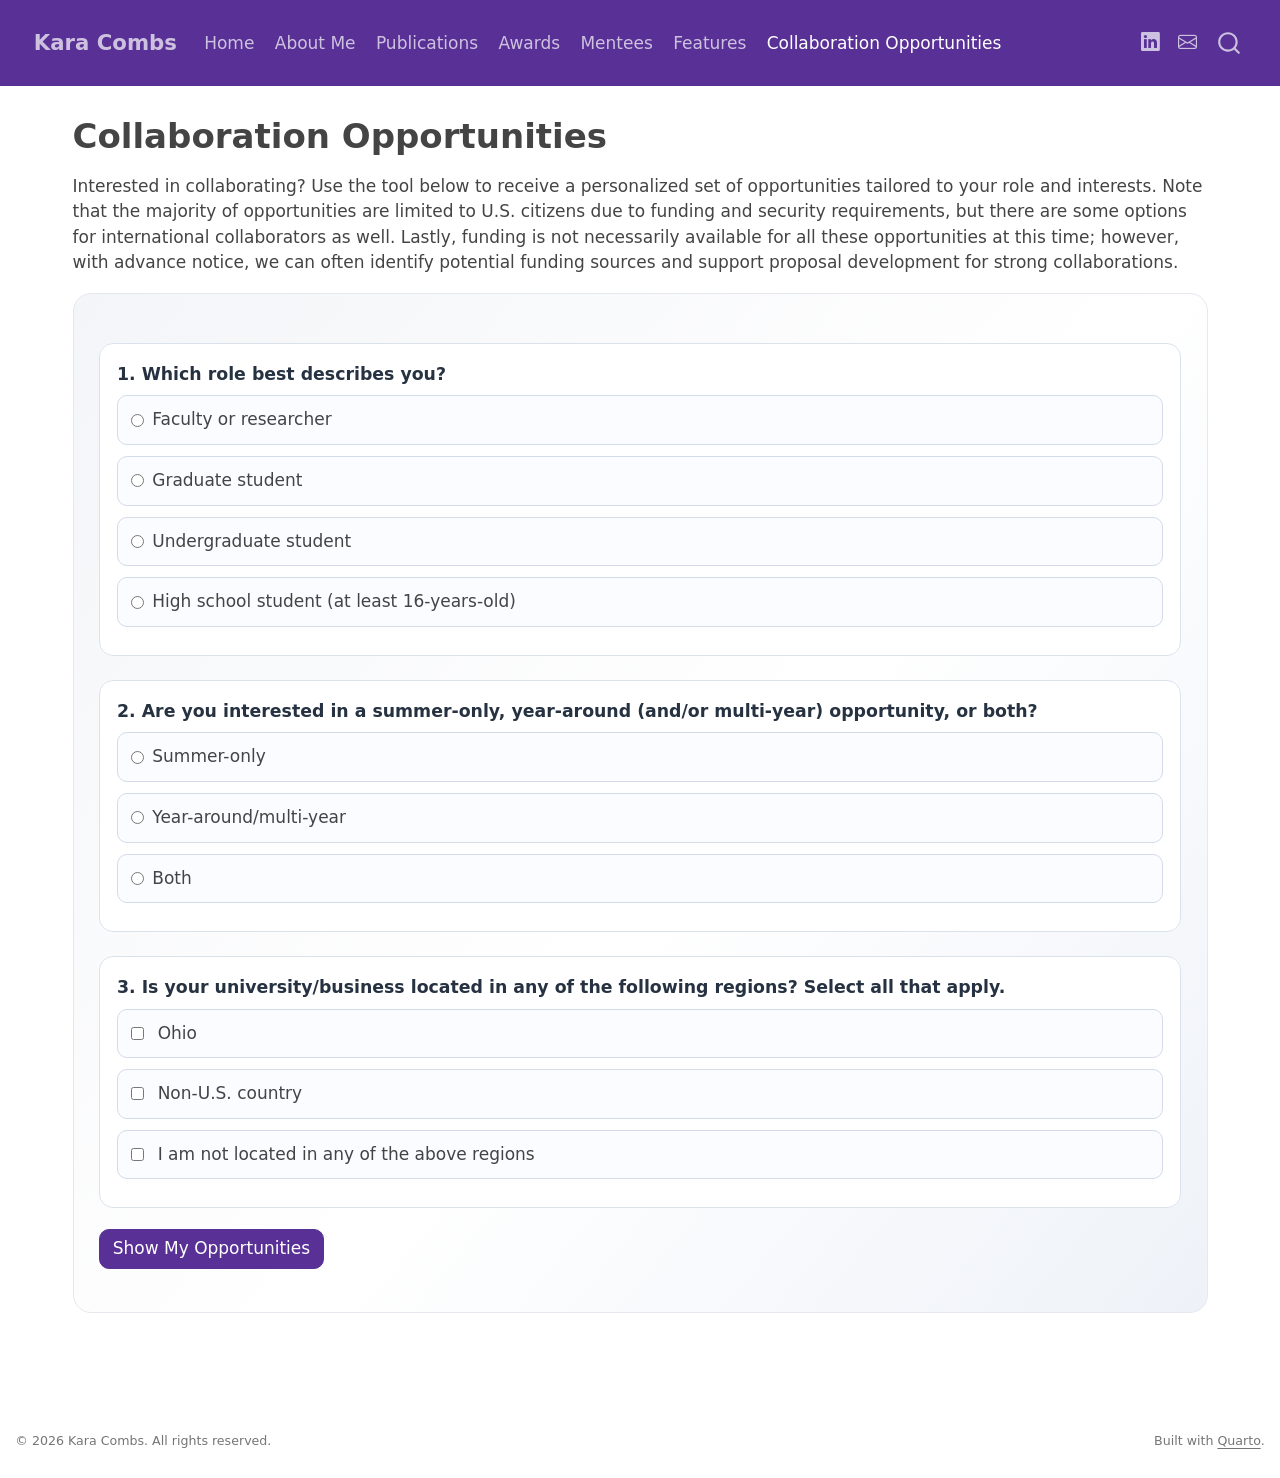
<file: collaboration.html>
<!DOCTYPE html>
<html xmlns="http://www.w3.org/1999/xhtml" lang="en" xml:lang="en"><head>

<meta charset="utf-8">
<meta name="generator" content="quarto-1.8.24">

<meta name="viewport" content="width=device-width, initial-scale=1.0, user-scalable=yes">


<title>Collaboration Opportunities – Kara Combs</title>
<style>
code{white-space: pre-wrap;}
span.smallcaps{font-variant: small-caps;}
div.columns{display: flex; gap: min(4vw, 1.5em);}
div.column{flex: auto; overflow-x: auto;}
div.hanging-indent{margin-left: 1.5em; text-indent: -1.5em;}
ul.task-list{list-style: none;}
ul.task-list li input[type="checkbox"] {
  width: 0.8em;
  margin: 0 0.8em 0.2em -1em; /* quarto-specific, see https://github.com/quarto-dev/quarto-cli/issues/4556 */ 
  vertical-align: middle;
}
</style>


<script src="site_libs/quarto-nav/quarto-nav.js"></script>
<script src="site_libs/quarto-nav/headroom.min.js"></script>
<script src="site_libs/clipboard/clipboard.min.js"></script>
<script src="site_libs/quarto-search/autocomplete.umd.js"></script>
<script src="site_libs/quarto-search/fuse.min.js"></script>
<script src="site_libs/quarto-search/quarto-search.js"></script>
<meta name="quarto:offset" content="./">
<link href="./assets/Combs_Digital_Portrait_Square.png" rel="icon" type="image/png">
<script src="site_libs/quarto-html/quarto.js" type="module"></script>
<script src="site_libs/quarto-html/tabsets/tabsets.js" type="module"></script>
<script src="site_libs/quarto-html/axe/axe-check.js" type="module"></script>
<script src="site_libs/quarto-html/popper.min.js"></script>
<script src="site_libs/quarto-html/tippy.umd.min.js"></script>
<script src="site_libs/quarto-html/anchor.min.js"></script>
<link href="site_libs/quarto-html/tippy.css" rel="stylesheet">
<link href="site_libs/quarto-html/quarto-syntax-highlighting-dc55a5b9e770e841cd82e46aadbfb9b0.css" rel="stylesheet" id="quarto-text-highlighting-styles">
<script src="site_libs/bootstrap/bootstrap.min.js"></script>
<link href="site_libs/bootstrap/bootstrap-icons.css" rel="stylesheet">
<link href="site_libs/bootstrap/bootstrap-3d0064d93490f5bb34dc66591c9f73ab.min.css" rel="stylesheet" append-hash="true" id="quarto-bootstrap" data-mode="light">
<script id="quarto-search-options" type="application/json">{
  "location": "navbar",
  "copy-button": false,
  "collapse-after": 3,
  "panel-placement": "end",
  "type": "overlay",
  "limit": 50,
  "keyboard-shortcut": [
    "f",
    "/",
    "s"
  ],
  "show-item-context": false,
  "language": {
    "search-no-results-text": "No results",
    "search-matching-documents-text": "matching documents",
    "search-copy-link-title": "Copy link to search",
    "search-hide-matches-text": "Hide additional matches",
    "search-more-match-text": "more match in this document",
    "search-more-matches-text": "more matches in this document",
    "search-clear-button-title": "Clear",
    "search-text-placeholder": "",
    "search-detached-cancel-button-title": "Cancel",
    "search-submit-button-title": "Submit",
    "search-label": "Search"
  }
}</script>
<script async="" src="https://www.googletagmanager.com/gtag/js?id=G-C74GEBGNSR"></script>

<script type="text/javascript">

window.dataLayer = window.dataLayer || [];
function gtag(){dataLayer.push(arguments);}
gtag('js', new Date());
gtag('config', 'G-C74GEBGNSR', { 'anonymize_ip': true});
</script>
<style>html{ scroll-behavior: smooth; }</style>


<link rel="stylesheet" href="styles.css">
</head>

<body class="nav-fixed quarto-light">

<div id="quarto-search-results"></div>
  <header id="quarto-header" class="headroom fixed-top">
    <nav class="navbar navbar-expand-lg " data-bs-theme="dark">
      <div class="navbar-container container-fluid">
      <div class="navbar-brand-container mx-auto">
    <a href="./index.html" class="navbar-brand navbar-brand-logo">
    </a>
    <a class="navbar-brand" href="./index.html">
    <span class="navbar-title">Kara Combs</span>
    </a>
  </div>
            <div id="quarto-search" class="" title="Search"></div>
          <button class="navbar-toggler" type="button" data-bs-toggle="collapse" data-bs-target="#navbarCollapse" aria-controls="navbarCollapse" role="menu" aria-expanded="false" aria-label="Toggle navigation" onclick="if (window.quartoToggleHeadroom) { window.quartoToggleHeadroom(); }">
  <span class="navbar-toggler-icon"></span>
</button>
          <div class="collapse navbar-collapse" id="navbarCollapse">
            <ul class="navbar-nav navbar-nav-scroll me-auto">
  <li class="nav-item">
    <a class="nav-link" href="./index.html"> 
<span class="menu-text">Home</span></a>
  </li>  
  <li class="nav-item">
    <a class="nav-link" href="./about_me.html"> 
<span class="menu-text">About Me</span></a>
  </li>  
  <li class="nav-item">
    <a class="nav-link" href="./publications.html"> 
<span class="menu-text">Publications</span></a>
  </li>  
  <li class="nav-item">
    <a class="nav-link" href="./awards.html"> 
<span class="menu-text">Awards</span></a>
  </li>  
  <li class="nav-item">
    <a class="nav-link" href="./mentees.html"> 
<span class="menu-text">Mentees</span></a>
  </li>  
  <li class="nav-item">
    <a class="nav-link" href="./features.html"> 
<span class="menu-text">Features</span></a>
  </li>  
  <li class="nav-item">
    <a class="nav-link active" href="./collaboration.html" aria-current="page"> 
<span class="menu-text">Collaboration Opportunities</span></a>
  </li>  
</ul>
            <ul class="navbar-nav navbar-nav-scroll ms-auto">
  <li class="nav-item compact">
    <a class="nav-link" href="https://www.linkedin.com/in/karacombs33"> <i class="bi bi-linkedin" role="img">
</i> 
<span class="menu-text"></span></a>
  </li>  
  <li class="nav-item compact">
    <a class="nav-link" href="mailto:kara.combs.1@us.af.mil"> <i class="bi bi-envelope" role="img">
</i> 
<span class="menu-text"></span></a>
  </li>  
</ul>
          </div> <!-- /navcollapse -->
            <div class="quarto-navbar-tools">
</div>
      </div> <!-- /container-fluid -->
    </nav>
</header>
<!-- content -->
<div id="quarto-content" class="quarto-container page-columns page-rows-contents page-layout-full page-navbar">
<!-- sidebar -->
<!-- margin-sidebar -->
    
<!-- main -->
<main class="content column-page" id="quarto-document-content">

<header id="title-block-header" class="quarto-title-block default">
<div class="quarto-title">
<h1 class="title">Collaboration Opportunities</h1>
</div>



<div class="quarto-title-meta column-page">

    
  
    
  </div>
  


</header>


<p>Interested in collaborating? Use the tool below to receive a personalized set of opportunities tailored to your role and interests. Note that the majority of opportunities are limited to U.S. citizens due to funding and security requirements, but there are some options for international collaborators as well. Lastly, funding is not necessarily available for all these opportunities at this time; however, with advance notice, we can often identify potential funding sources and support proposal development for strong collaborations.</p>
<style>
.collab-shell {
    background: linear-gradient(130deg, #f4f5f8 0%, #ffffff 55%, #eef2f8 100%);
    border: 1px solid #e5e8ef;
    border-radius: 18px;
    padding: 1.5rem;
    margin-bottom: 2rem;
}

.collab-headline {
    margin-bottom: 0.5rem;
    font-size: 2rem;
}

.collab-subtitle {
    color: #4a5768;
    max-width: 65ch;
}

.question-group {
    margin-top: 1.4rem;
    padding: 1rem;
    border: 1px solid #dce2ec;
    border-radius: 14px;
    background: #ffffff;
}

.question-group legend {
    font-weight: 700;
    color: #263241;
    font-size: 1.02rem;
}

.option-grid {
    display: block;
    margin-top: 0.8rem;
}

.option-card {
    border: 1px solid #d4dce8;
    border-radius: 10px;
    padding: 0.65rem 0.75rem;
    background: #fafcff;
    margin-bottom: 0.65rem;
}

.option-card:hover {
    border-color: #7c8faa;
    background: #f5f9ff;
}

.option-card label {
    display: flex;
    gap: 0.5rem;
    align-items: center;
    margin: 0;
    cursor: pointer;
}

.action-row {
    display: flex;
    gap: 0.8rem;
    margin-top: 1.2rem;
    flex-wrap: wrap;
}

.action-row .btn {
    border-radius: 10px;
}

.result-shell {
    margin-top: 1.8rem;
}

.result-shell[hidden] {
    display: none;
}

.result-summary {
    font-weight: 600;
    color: #223042;
    margin-bottom: 0.9rem;
}

.result-grid {
    display: grid;
    grid-template-columns: repeat(auto-fill, minmax(250px, 1fr));
    gap: 0.9rem;
}

.opportunity-card {
    border: 1px solid #d6ddeb;
    border-radius: 12px;
    background: #ffffff;
    padding: 1rem;
    box-shadow: 0 3px 10px rgba(28, 47, 73, 0.08);
}

.opportunity-card.applicable {
    border-color: var(--bs-primary);
    box-shadow: 0 5px 14px rgba(85, 53, 144, 0.2);
    background: #fcfaff;
}

.opportunity-card.not-applicable {
    border-color: #d3d8e0;
    background: #f4f5f7;
    box-shadow: none;
    filter: grayscale(0.35);
}

.opportunity-card.not-applicable:hover {
    background: #eceff3;
    border-color: #c7ced8;
    box-shadow: none;
}

.opportunity-card h3 {
    font-size: 1.06rem;
    margin: 0.2rem 0 0.45rem;
}

.opportunity-tag-row {
    display: flex;
    flex-wrap: wrap;
    gap: 0.35rem;
    margin-bottom: 0.45rem;
}

.opportunity-tag {
    display: inline-flex;
    align-items: center;
    padding: 0.2rem 0.5rem;
    border-radius: 999px;
    font-size: 0.75rem;
    font-weight: 600;
    letter-spacing: 0.01em;
    background: #e8eef9;
    color: #30415a;
    border: 1px solid #cfdbef;
}

.opportunity-card.applicable .opportunity-tag {
    background: #ede6ff;
    color: #4e2f8d;
    border-color: #d4c5fb;
}

.opportunity-card.not-applicable .opportunity-tag {
    background: #e8eaee;
    color: #516174;
    border-color: #d2d8e0;
}

.opportunity-card p {
    color: #46576d;
    margin-bottom: 0.6rem;
    line-height: 1.4;
}

.opportunity-meta {
    font-size: 0.88rem;
    color: #3a4d66;
}

.opportunity-card.not-applicable .opportunity-meta,
.opportunity-card.not-applicable p {
    color: #667483;
    background: transparent;
}

.opportunity-card.not-applicable .btn {
    border-color: #9ca8b7;
    color: #556274;
}

.opportunity-card.not-applicable .btn:hover,
.opportunity-card.not-applicable .btn:focus,
.opportunity-card.not-applicable .btn:active {
    background: #dfe4eb;
    border-color: #9ca8b7;
    color: #3f4b5a;
}

.opportunity-card .btn.disabled {
    pointer-events: none;
    opacity: 0.65;
}

.opportunity-card .btn {
    border-radius: 10px;
}

.helper-text {
    font-size: 0.9rem;
    color: #4f5f73;
    margin-top: 0.55rem;
}

@media (max-width: 800px) {
    .collab-headline {
        font-size: 1.7rem;
    }
}
</style>

<section class="collab-shell">
    <!-- <h2 class="collab-headline">Please answer the following questions to see your personalized collaboration opportunities.</h2> -->
    <!-- <p class="collab-subtitle">Answer the questions below. At the end, you will get a ranked set of opportunities tailored to your interests, role, and preferred level of involvement.</p> -->

    <form id="collab-form" novalidate="">

        <fieldset class="question-group" data-question="role">
            <legend>1. Which role best describes you?</legend>
            <div class="option-grid">
                <div class="option-card">
                    <label><input type="radio" name="role" value="faculty" required=""> Faculty or researcher </label>
                </div>
                <div class="option-card">
                    <label><input type="radio" name="role" value="gradstudent"> Graduate student </label>
                </div>
                <div class="option-card">
                    <label><input type="radio" name="role" value="ugstudent"> Undergraduate student </label>
                </div>
                <div class="option-card">
                    <label><input type="radio" name="role" value="hsstudent"> High school student (at least 16-years-old) </label>
                </div>
                <!-- <div class="option-card">
                    <label><input type="radio" name="role" value="industry"> Industry or small business leader </label>
                </div> -->
            </div>
        </fieldset>

        <fieldset class="question-group" data-question="length">
            <legend>2. Are you interested in a summer-only, year-around (and/or multi-year) opportunity, or both?</legend>
            <div class="option-grid">
                <div class="option-card">
                    <label><input type="radio" name="length" value="summer" required=""> Summer-only </label>
                </div>
                <div class="option-card">
                    <label><input type="radio" name="length" value="year"> Year-around/multi-year</label>
                </div>
                <div class="option-card">
                    <label><input type="radio" name="length" value="both"> Both</label>
                </div>
            </div>
        </fieldset>

        <fieldset class="question-group" data-question="location">
            <legend>3. Is your university/business located in any of the following regions? Select all that apply.</legend>
            <div class="option-grid">
                <div class="option-card">
                    <label><input type="checkbox" name="location" value="ohio" required=""> Ohio </label>
                </div>
                <div class="option-card">
                    <label><input type="checkbox" name="location" value="international"> Non-U.S. country </label>
                </div>
                <div class="option-card">
                    <label><input type="checkbox" name="location" value="none"> I am not located in any of the above regions </label>
                </div>
            </div>
        </fieldset>

        <div class="action-row">
            <button type="submit" class="btn btn-primary">Show My Opportunities</button>
            <button type="button" id="reset-form" class="btn btn-outline-secondary" hidden="">Start Over</button>
        </div>
        <p class="helper-text" id="validation-message" aria-live="polite"></p>
    </form>

    <section id="results" class="result-shell" hidden="">
        <h2 class="anchored">Recommended Opportunities</h2>
        <p id="result-summary" class="result-summary"></p>
        <div id="result-cards" class="result-grid"></div>
    </section>
</section>

<script>
(function() {
    const form = document.getElementById("collab-form");
    const resultsShell = document.getElementById("results");
    const resultCards = document.getElementById("result-cards");
    const resultSummary = document.getElementById("result-summary");
    const validationMessage = document.getElementById("validation-message");
    const resetButton = document.getElementById("reset-form");

    // When Ohio is selected, also auto-select Midwest
    (function bindOhioMidwest() {
        const ohioCheckbox = form.querySelector("input[name='location'][value='ohio']");
        const midwestCheckbox = form.querySelector("input[name='location'][value='midwest']");
        if (!ohioCheckbox || !midwestCheckbox) return;
        ohioCheckbox.addEventListener('change', function() {
            if (ohioCheckbox.checked) {
                midwestCheckbox.checked = true;
            }
        });
    })();
    const ROLE_LABELS = {
        faculty: "Faculty",
        gradstudent: "Graduate Student",
        ugstudent: "Undergraduate Student",
        hsstudent: "High School Student",
        industry: "Industry"
    };
    const INTERNSHIP_IDS = ["afrl-scholars", "dod-hpcmp", "legacy", "sdip", "smart", "wright-scholars"];

    const opportunities = [
        {
            id: "afosr",
            title: "Air Force Office of Scientific Research (AFOSR)",
            description: "Multi-year grant opportunities for domestic and international research collaborations",
            // commitment: "Best for moderate to deep engagement over a term",
            link: "https://www.afrl.af.mil/AFOSR/",
            tags: {
                role: ["faculty", "gradstudent", "ugstudent"],
                length: ["year", "both"],
                location: ["ohio", "midatlantic", "midwest", "international"]
            }
        },
        {
            id: "afrl-scholars",
            title: "AFRL Scholars",
            description: "Summer internship program for U.S. high school, undergraduate, and graduate student",
            link: "https://afrlscholars.usra.edu/scholarsprogram/",
            tags: {
                role: ["hsstudent", "ugstudent", "gradstudent"],
                length: ["summer", "both"],
                location: ["ohio", "midatlantic", "midwest","none"]
            }
        },
        {
            id: "dagsi",
            title: "Defense Associated Graduate Student Innovators (DAGSI)",
            description: "Research grant for graduate students at U.S. institutions for up to three years of funding (while program can support non-Ohio students, there is a strong preference for Ohio-based students given available cost-sharing resources)",
            link: "https://www.soche.org/programs-and-services/employers/dagsi/",
            tags: {
                role: ["faculty", "gradstudent"],
                length: ["year", "both"],
                location: ["ohio", "midatlantic", "midwest", "none"]
            }
        },
        {
            id: "dod-hpcmp",
            title: "Department of Defense (DoD) High Perforamance Computing Modernization Program (HPCMP)",
            description: "10-week internship for students and faculty members at U.S. institutions to conduct research using DoD supercomputing resources",
            link: "https://orise.orau.gov/hpcmp/index.html",
            tags: {
                role: ["faculty", "ugstudent", "gradstudent"],
                length: ["summer", "both"],
                location: ["ohio", "midatlantic", "midwest", "none"]
            }
        },
        {
            id: "legacy",
            title: "Leadership Experience Growing Apprenticeships Committed to Youth (LEGACY) Apprenticeship and Jr. Apprentice Programs",
            description: "Apprenticeships are for at least one summer and require at least one year's participation in a prior program (Jr. Apprenticeship requires one year of Craftsman Camp attendance and Apprentenceship requires one year of a Jr. Apprenticeship).",
            // commitment: "Light-touch involvement with high flexibility",
            link: "https://wpafbstem.com/LEGACY/legacy_overview.html#",
            tags: {
                role: ["ugstudent", "hsstudent"],
                length: ["summer", "both"],
                location: ["ohio", "midatlantic", "midwest", "none"]
            }
        },
        {
            id: "ndseg",
            title: "National Defense Science and Engineering Graduate (NDSEG) Fellowship",
            description: "Scholarship for U.S. citizens, nationals, and dual citizens who have at least 3 years left in a Ph.D. program in a relevant field",
            // commitment: "Flexible cadence from monthly to biweekly",
            link: "https://ndseg.sysplus.com/",
            tags: {
                role: ["faculty", "gradstudent"],
                length: ["year", "both"],
                location: ["none"]
            }
        },
        {
            id: "sdip",
            title: "Sensors Directorate Internship Program (SDIP)",
            description: "Up to 14-week Internship program for undergraduate and graduate students located in Dayton, OH with project focused on multi-domain autonomous sensing and related research",
            // commitment: "Flexible cadence from monthly to biweekly",
            link: "https://udayton.edu/engineering/initiatives/sensors-directorate-internship-program.php",
            tags: {
                role: ["ugstudent", "gradstudent"],
                length: ["summer", "both"],
                location: ["ohio", "midatlantic", "midwest", "none"]
            }
        },
        {
            id: "smart",
            title: "Science, Mathematics, and Research for Transformation (SMART) Scholarship-for-Service Program",
            description: "Scholarship and internship program for undergraduate and graduate students; while I cannot advocate for award selection, if already selected for a SMART scholarship, there is an opportunity for mentor-mentee pairing for internships",
            // commitment: "Flexible cadence from monthly to biweekly",
            link: "https://www.smartscholarship.org/smart/en",
            tags: {
                role: ["ugstudent", "gradstudent"],
                length: ["summer", "year","both"],
                location: ["ohio", "midatlantic", "midwest", "none"]
            }
        },
        {
            id: "sffp",
            title: "Summer Faculty Fellowship Program (SFFP)",
            description: "NOTE: PROGRAM IS CURRENTLY ON PAUSE. <br><br> U.S. university professors conducts research at an Air Force research facility for a 8-12 weeks in the summer",
            // commitment: "Flexible cadence from monthly to biweekly",
            link: "https://www.afrl.af.mil/About-Us/Fact-Sheets/Fact-Sheet-Display/Article/2282123/afosr-funding-opportunities-educational-programs#anchor6",
            tags: {
                role: ["faculty"],
                length: ["summer", "both"],
                location: ["ohio", "midatlantic", "midwest", "none"]
            }
        },
        {
            id: "wright-scholars",
            title: "Wright Scholars Research Assistant Program",
            description: "Program to support high school juniors and seniors interested in STEM fields; while new applicants must be in high school to apply, there are opportunities for mentor-mentee pairings for current college participants",
            // commitment: "Flexible cadence from monthly to biweekly",
            link: "https://wpafbstem.com/Wright_Scholar/Wright_scholar.html#",
            tags: {
                role: ["hsstudent", "ugstudent"],
                length: ["summer", "both"],
                location: ["ohio", "midatlantic", "midwest", "none"]
            }
        }
    ];

    function getAnswer(name) {
        const selected = form.querySelector("input[name='" + name + "']:checked");
        return selected ? selected.value : null;
    }

    function getCheckedValues(name) {
        return Array.from(form.querySelectorAll("input[name='" + name + "']:checked")).map(function(input) {
            return input.value;
        });
    }

    function getAnswers() {
        return {
            role: getAnswer("role"),
            length: getAnswer("length"),
            location: getCheckedValues("location")
        };
    }

    function scoreOpportunity(opportunity, answers) {
        let score = 0;
        const dimensions = ["role", "length", "location"];

        dimensions.forEach(function(dimension) {
            const matches = opportunity.tags[dimension];
            const answerValue = answers[dimension];
            const hasMatch = Array.isArray(answerValue)
                ? answerValue.some(function(value) { return matches.indexOf(value) !== -1; })
                : !!answerValue && matches.indexOf(answerValue) !== -1;

            if (hasMatch) {
                score += dimension === "role" ? 4 : 3;
            }
        });

        return score;
    }

    function buildCards(scoredList) {
        resultCards.innerHTML = "";
        scoredList.forEach(function(item) {
            const card = document.createElement("article");
            card.className = "opportunity-card " + (item.isApplicable ? "applicable" : "not-applicable");

            const opportunityLink = item.data.link || "#";
            const buttonLabel = item.data.link ? "Open Opportunity" : "Link Coming Soon";
            const buttonClass = item.data.link ? "btn btn-sm btn-outline-primary" : "btn btn-sm btn-outline-primary disabled";
            const tagHtml = getCardTagLabels(item).map(function(tag) {
                return "<span class='opportunity-tag'>" + tag + "</span>";
            }).join("");

            card.innerHTML = ""
                + "<div class='opportunity-tag-row'>" + tagHtml + "</div>"
                + "<h3>" + item.data.title + "</h3>"
                + "<p>" + item.data.description + "</p>"
                + "<a class='" + buttonClass + "' href='" + opportunityLink + "' target='_blank' rel='noopener noreferrer'>" + buttonLabel + "</a>";

            resultCards.appendChild(card);
        });
    }

    function getCardTagLabels(item) {
        const labels = [];

        (item.data.tags.role || []).forEach(function(role) {
            if (ROLE_LABELS[role] && labels.indexOf(ROLE_LABELS[role]) === -1) {
                labels.push(ROLE_LABELS[role]);
            }
        });

        if (INTERNSHIP_IDS.indexOf(item.data.id) !== -1) {
            labels.push("Internship");
        }

        if (labels.length === 0) {
            labels.push("Opportunity");
        }

        return labels;
    }

    function isApplicable(opportunity, answers, score) {
        const selectedLocations = answers.location || [];
        if (selectedLocations.indexOf("international") !== -1) {
            return opportunity.id === "afosr";
        }

        const roleMatch = opportunity.tags.role.indexOf(answers.role) !== -1;
        return roleMatch && score >= 7;
    }

    function findMissingQuestion(answers) {
        const keys = Object.keys(answers);
        for (let i = 0; i < keys.length; i += 1) {
            const key = keys[i];
            if (!answers[key] || (Array.isArray(answers[key]) && answers[key].length === 0)) {
                return key;
            }
        }
        return null;
    }

    form.addEventListener("submit", function(event) {
        event.preventDefault();
        const answers = getAnswers();
        const missing = findMissingQuestion(answers);

        if (missing) {
            validationMessage.textContent = "Please answer all questions to view your opportunities.";
            const firstMissing = form.querySelector("fieldset[data-question='" + missing + "']");
            if (firstMissing) {
                firstMissing.scrollIntoView({ behavior: "smooth", block: "center" });
            }
            return;
        }

        validationMessage.textContent = "";

        const ranked = opportunities
            .map(function(opportunity) {
                const score = scoreOpportunity(opportunity, answers);
                const roleMatched = opportunity.tags.role.indexOf(answers.role) !== -1;
                const lengthMatched = opportunity.tags.length.indexOf(answers.length) !== -1;
                const locationMatched = answers.location.some(function(value) {
                    return opportunity.tags.location.indexOf(value) !== -1;
                });
                return {
                    data: opportunity,
                    score: score,
                    isApplicable: isApplicable(opportunity, answers, score),
                    roleMatched: roleMatched,
                    lengthMatched: lengthMatched,
                    locationMatched: locationMatched
                };
            })
            .sort(function(a, b) {
                if (a.isApplicable === b.isApplicable) {
                    return b.score - a.score;
                }
                return a.isApplicable ? -1 : 1;
            });

        buildCards(ranked);
        const applicableCount = ranked.filter(function(item) { return item.isApplicable; }).length;
        resultSummary.textContent = "All " + applicableCount + " qualifying opportunities are shown in purple, while the remaining in gray are likely not applicable. However, I strongly recommend reviewing all elgibility requirements prior to making a decision to apply for or disregard an oppportunity.";
        resultsShell.hidden = false;
        resetButton.hidden = false;
        resultsShell.scrollIntoView({ behavior: "smooth", block: "start" });
    });

    resetButton.addEventListener("click", function() {
        form.reset();
        resultsShell.hidden = true;
        resetButton.hidden = true;
        validationMessage.textContent = "";
    });
})();
</script>



</main> <!-- /main -->
<script id="quarto-html-after-body" type="application/javascript">
  window.document.addEventListener("DOMContentLoaded", function (event) {
    const icon = "";
    const anchorJS = new window.AnchorJS();
    anchorJS.options = {
      placement: 'right',
      icon: icon
    };
    anchorJS.add('.anchored');
    const isCodeAnnotation = (el) => {
      for (const clz of el.classList) {
        if (clz.startsWith('code-annotation-')) {                     
          return true;
        }
      }
      return false;
    }
    const onCopySuccess = function(e) {
      // button target
      const button = e.trigger;
      // don't keep focus
      button.blur();
      // flash "checked"
      button.classList.add('code-copy-button-checked');
      var currentTitle = button.getAttribute("title");
      button.setAttribute("title", "Copied!");
      let tooltip;
      if (window.bootstrap) {
        button.setAttribute("data-bs-toggle", "tooltip");
        button.setAttribute("data-bs-placement", "left");
        button.setAttribute("data-bs-title", "Copied!");
        tooltip = new bootstrap.Tooltip(button, 
          { trigger: "manual", 
            customClass: "code-copy-button-tooltip",
            offset: [0, -8]});
        tooltip.show();    
      }
      setTimeout(function() {
        if (tooltip) {
          tooltip.hide();
          button.removeAttribute("data-bs-title");
          button.removeAttribute("data-bs-toggle");
          button.removeAttribute("data-bs-placement");
        }
        button.setAttribute("title", currentTitle);
        button.classList.remove('code-copy-button-checked');
      }, 1000);
      // clear code selection
      e.clearSelection();
    }
    const getTextToCopy = function(trigger) {
      const outerScaffold = trigger.parentElement.cloneNode(true);
      const codeEl = outerScaffold.querySelector('code');
      for (const childEl of codeEl.children) {
        if (isCodeAnnotation(childEl)) {
          childEl.remove();
        }
      }
      return codeEl.innerText;
    }
    const clipboard = new window.ClipboardJS('.code-copy-button:not([data-in-quarto-modal])', {
      text: getTextToCopy
    });
    clipboard.on('success', onCopySuccess);
    if (window.document.getElementById('quarto-embedded-source-code-modal')) {
      const clipboardModal = new window.ClipboardJS('.code-copy-button[data-in-quarto-modal]', {
        text: getTextToCopy,
        container: window.document.getElementById('quarto-embedded-source-code-modal')
      });
      clipboardModal.on('success', onCopySuccess);
    }
      var localhostRegex = new RegExp(/^(?:http|https):\/\/localhost\:?[0-9]*\//);
      var mailtoRegex = new RegExp(/^mailto:/);
        var filterRegex = new RegExp('/' + window.location.host + '/');
      var isInternal = (href) => {
          return filterRegex.test(href) || localhostRegex.test(href) || mailtoRegex.test(href);
      }
      // Inspect non-navigation links and adorn them if external
     var links = window.document.querySelectorAll('a[href]:not(.nav-link):not(.navbar-brand):not(.toc-action):not(.sidebar-link):not(.sidebar-item-toggle):not(.pagination-link):not(.no-external):not([aria-hidden]):not(.dropdown-item):not(.quarto-navigation-tool):not(.about-link)');
      for (var i=0; i<links.length; i++) {
        const link = links[i];
        if (!isInternal(link.href)) {
          // undo the damage that might have been done by quarto-nav.js in the case of
          // links that we want to consider external
          if (link.dataset.originalHref !== undefined) {
            link.href = link.dataset.originalHref;
          }
        }
      }
    function tippyHover(el, contentFn, onTriggerFn, onUntriggerFn) {
      const config = {
        allowHTML: true,
        maxWidth: 500,
        delay: 100,
        arrow: false,
        appendTo: function(el) {
            return el.parentElement;
        },
        interactive: true,
        interactiveBorder: 10,
        theme: 'quarto',
        placement: 'bottom-start',
      };
      if (contentFn) {
        config.content = contentFn;
      }
      if (onTriggerFn) {
        config.onTrigger = onTriggerFn;
      }
      if (onUntriggerFn) {
        config.onUntrigger = onUntriggerFn;
      }
      window.tippy(el, config); 
    }
    const noterefs = window.document.querySelectorAll('a[role="doc-noteref"]');
    for (var i=0; i<noterefs.length; i++) {
      const ref = noterefs[i];
      tippyHover(ref, function() {
        // use id or data attribute instead here
        let href = ref.getAttribute('data-footnote-href') || ref.getAttribute('href');
        try { href = new URL(href).hash; } catch {}
        const id = href.replace(/^#\/?/, "");
        const note = window.document.getElementById(id);
        if (note) {
          return note.innerHTML;
        } else {
          return "";
        }
      });
    }
    const xrefs = window.document.querySelectorAll('a.quarto-xref');
    const processXRef = (id, note) => {
      // Strip column container classes
      const stripColumnClz = (el) => {
        el.classList.remove("page-full", "page-columns");
        if (el.children) {
          for (const child of el.children) {
            stripColumnClz(child);
          }
        }
      }
      stripColumnClz(note)
      if (id === null || id.startsWith('sec-')) {
        // Special case sections, only their first couple elements
        const container = document.createElement("div");
        if (note.children && note.children.length > 2) {
          container.appendChild(note.children[0].cloneNode(true));
          for (let i = 1; i < note.children.length; i++) {
            const child = note.children[i];
            if (child.tagName === "P" && child.innerText === "") {
              continue;
            } else {
              container.appendChild(child.cloneNode(true));
              break;
            }
          }
          if (window.Quarto?.typesetMath) {
            window.Quarto.typesetMath(container);
          }
          return container.innerHTML
        } else {
          if (window.Quarto?.typesetMath) {
            window.Quarto.typesetMath(note);
          }
          return note.innerHTML;
        }
      } else {
        // Remove any anchor links if they are present
        const anchorLink = note.querySelector('a.anchorjs-link');
        if (anchorLink) {
          anchorLink.remove();
        }
        if (window.Quarto?.typesetMath) {
          window.Quarto.typesetMath(note);
        }
        if (note.classList.contains("callout")) {
          return note.outerHTML;
        } else {
          return note.innerHTML;
        }
      }
    }
    for (var i=0; i<xrefs.length; i++) {
      const xref = xrefs[i];
      tippyHover(xref, undefined, function(instance) {
        instance.disable();
        let url = xref.getAttribute('href');
        let hash = undefined; 
        if (url.startsWith('#')) {
          hash = url;
        } else {
          try { hash = new URL(url).hash; } catch {}
        }
        if (hash) {
          const id = hash.replace(/^#\/?/, "");
          const note = window.document.getElementById(id);
          if (note !== null) {
            try {
              const html = processXRef(id, note.cloneNode(true));
              instance.setContent(html);
            } finally {
              instance.enable();
              instance.show();
            }
          } else {
            // See if we can fetch this
            fetch(url.split('#')[0])
            .then(res => res.text())
            .then(html => {
              const parser = new DOMParser();
              const htmlDoc = parser.parseFromString(html, "text/html");
              const note = htmlDoc.getElementById(id);
              if (note !== null) {
                const html = processXRef(id, note);
                instance.setContent(html);
              } 
            }).finally(() => {
              instance.enable();
              instance.show();
            });
          }
        } else {
          // See if we can fetch a full url (with no hash to target)
          // This is a special case and we should probably do some content thinning / targeting
          fetch(url)
          .then(res => res.text())
          .then(html => {
            const parser = new DOMParser();
            const htmlDoc = parser.parseFromString(html, "text/html");
            const note = htmlDoc.querySelector('main.content');
            if (note !== null) {
              // This should only happen for chapter cross references
              // (since there is no id in the URL)
              // remove the first header
              if (note.children.length > 0 && note.children[0].tagName === "HEADER") {
                note.children[0].remove();
              }
              const html = processXRef(null, note);
              instance.setContent(html);
            } 
          }).finally(() => {
            instance.enable();
            instance.show();
          });
        }
      }, function(instance) {
      });
    }
        let selectedAnnoteEl;
        const selectorForAnnotation = ( cell, annotation) => {
          let cellAttr = 'data-code-cell="' + cell + '"';
          let lineAttr = 'data-code-annotation="' +  annotation + '"';
          const selector = 'span[' + cellAttr + '][' + lineAttr + ']';
          return selector;
        }
        const selectCodeLines = (annoteEl) => {
          const doc = window.document;
          const targetCell = annoteEl.getAttribute("data-target-cell");
          const targetAnnotation = annoteEl.getAttribute("data-target-annotation");
          const annoteSpan = window.document.querySelector(selectorForAnnotation(targetCell, targetAnnotation));
          const lines = annoteSpan.getAttribute("data-code-lines").split(",");
          const lineIds = lines.map((line) => {
            return targetCell + "-" + line;
          })
          let top = null;
          let height = null;
          let parent = null;
          if (lineIds.length > 0) {
              //compute the position of the single el (top and bottom and make a div)
              const el = window.document.getElementById(lineIds[0]);
              top = el.offsetTop;
              height = el.offsetHeight;
              parent = el.parentElement.parentElement;
            if (lineIds.length > 1) {
              const lastEl = window.document.getElementById(lineIds[lineIds.length - 1]);
              const bottom = lastEl.offsetTop + lastEl.offsetHeight;
              height = bottom - top;
            }
            if (top !== null && height !== null && parent !== null) {
              // cook up a div (if necessary) and position it 
              let div = window.document.getElementById("code-annotation-line-highlight");
              if (div === null) {
                div = window.document.createElement("div");
                div.setAttribute("id", "code-annotation-line-highlight");
                div.style.position = 'absolute';
                parent.appendChild(div);
              }
              div.style.top = top - 2 + "px";
              div.style.height = height + 4 + "px";
              div.style.left = 0;
              let gutterDiv = window.document.getElementById("code-annotation-line-highlight-gutter");
              if (gutterDiv === null) {
                gutterDiv = window.document.createElement("div");
                gutterDiv.setAttribute("id", "code-annotation-line-highlight-gutter");
                gutterDiv.style.position = 'absolute';
                const codeCell = window.document.getElementById(targetCell);
                const gutter = codeCell.querySelector('.code-annotation-gutter');
                gutter.appendChild(gutterDiv);
              }
              gutterDiv.style.top = top - 2 + "px";
              gutterDiv.style.height = height + 4 + "px";
            }
            selectedAnnoteEl = annoteEl;
          }
        };
        const unselectCodeLines = () => {
          const elementsIds = ["code-annotation-line-highlight", "code-annotation-line-highlight-gutter"];
          elementsIds.forEach((elId) => {
            const div = window.document.getElementById(elId);
            if (div) {
              div.remove();
            }
          });
          selectedAnnoteEl = undefined;
        };
          // Handle positioning of the toggle
      window.addEventListener(
        "resize",
        throttle(() => {
          elRect = undefined;
          if (selectedAnnoteEl) {
            selectCodeLines(selectedAnnoteEl);
          }
        }, 10)
      );
      function throttle(fn, ms) {
      let throttle = false;
      let timer;
        return (...args) => {
          if(!throttle) { // first call gets through
              fn.apply(this, args);
              throttle = true;
          } else { // all the others get throttled
              if(timer) clearTimeout(timer); // cancel #2
              timer = setTimeout(() => {
                fn.apply(this, args);
                timer = throttle = false;
              }, ms);
          }
        };
      }
        // Attach click handler to the DT
        const annoteDls = window.document.querySelectorAll('dt[data-target-cell]');
        for (const annoteDlNode of annoteDls) {
          annoteDlNode.addEventListener('click', (event) => {
            const clickedEl = event.target;
            if (clickedEl !== selectedAnnoteEl) {
              unselectCodeLines();
              const activeEl = window.document.querySelector('dt[data-target-cell].code-annotation-active');
              if (activeEl) {
                activeEl.classList.remove('code-annotation-active');
              }
              selectCodeLines(clickedEl);
              clickedEl.classList.add('code-annotation-active');
            } else {
              // Unselect the line
              unselectCodeLines();
              clickedEl.classList.remove('code-annotation-active');
            }
          });
        }
    const findCites = (el) => {
      const parentEl = el.parentElement;
      if (parentEl) {
        const cites = parentEl.dataset.cites;
        if (cites) {
          return {
            el,
            cites: cites.split(' ')
          };
        } else {
          return findCites(el.parentElement)
        }
      } else {
        return undefined;
      }
    };
    var bibliorefs = window.document.querySelectorAll('a[role="doc-biblioref"]');
    for (var i=0; i<bibliorefs.length; i++) {
      const ref = bibliorefs[i];
      const citeInfo = findCites(ref);
      if (citeInfo) {
        tippyHover(citeInfo.el, function() {
          var popup = window.document.createElement('div');
          citeInfo.cites.forEach(function(cite) {
            var citeDiv = window.document.createElement('div');
            citeDiv.classList.add('hanging-indent');
            citeDiv.classList.add('csl-entry');
            var biblioDiv = window.document.getElementById('ref-' + cite);
            if (biblioDiv) {
              citeDiv.innerHTML = biblioDiv.innerHTML;
            }
            popup.appendChild(citeDiv);
          });
          return popup.innerHTML;
        });
      }
    }
  });
  </script>
</div> <!-- /content -->
<footer class="footer">
  <div class="nav-footer">
    <div class="nav-footer-left">
© <span id="year"></span> Kara Combs. All rights reserved.
<script>
  document.getElementById("year").textContent = new Date().getFullYear();
</script>
</div>   
    <div class="nav-footer-center">
      &nbsp;
    </div>
    <div class="nav-footer-right">
<p>Built with <a href="https://quarto.org">Quarto</a>.</p>
</div>
  </div>
</footer>




<script src="site_libs/quarto-html/zenscroll-min.js"></script>
</body></html>
</file>
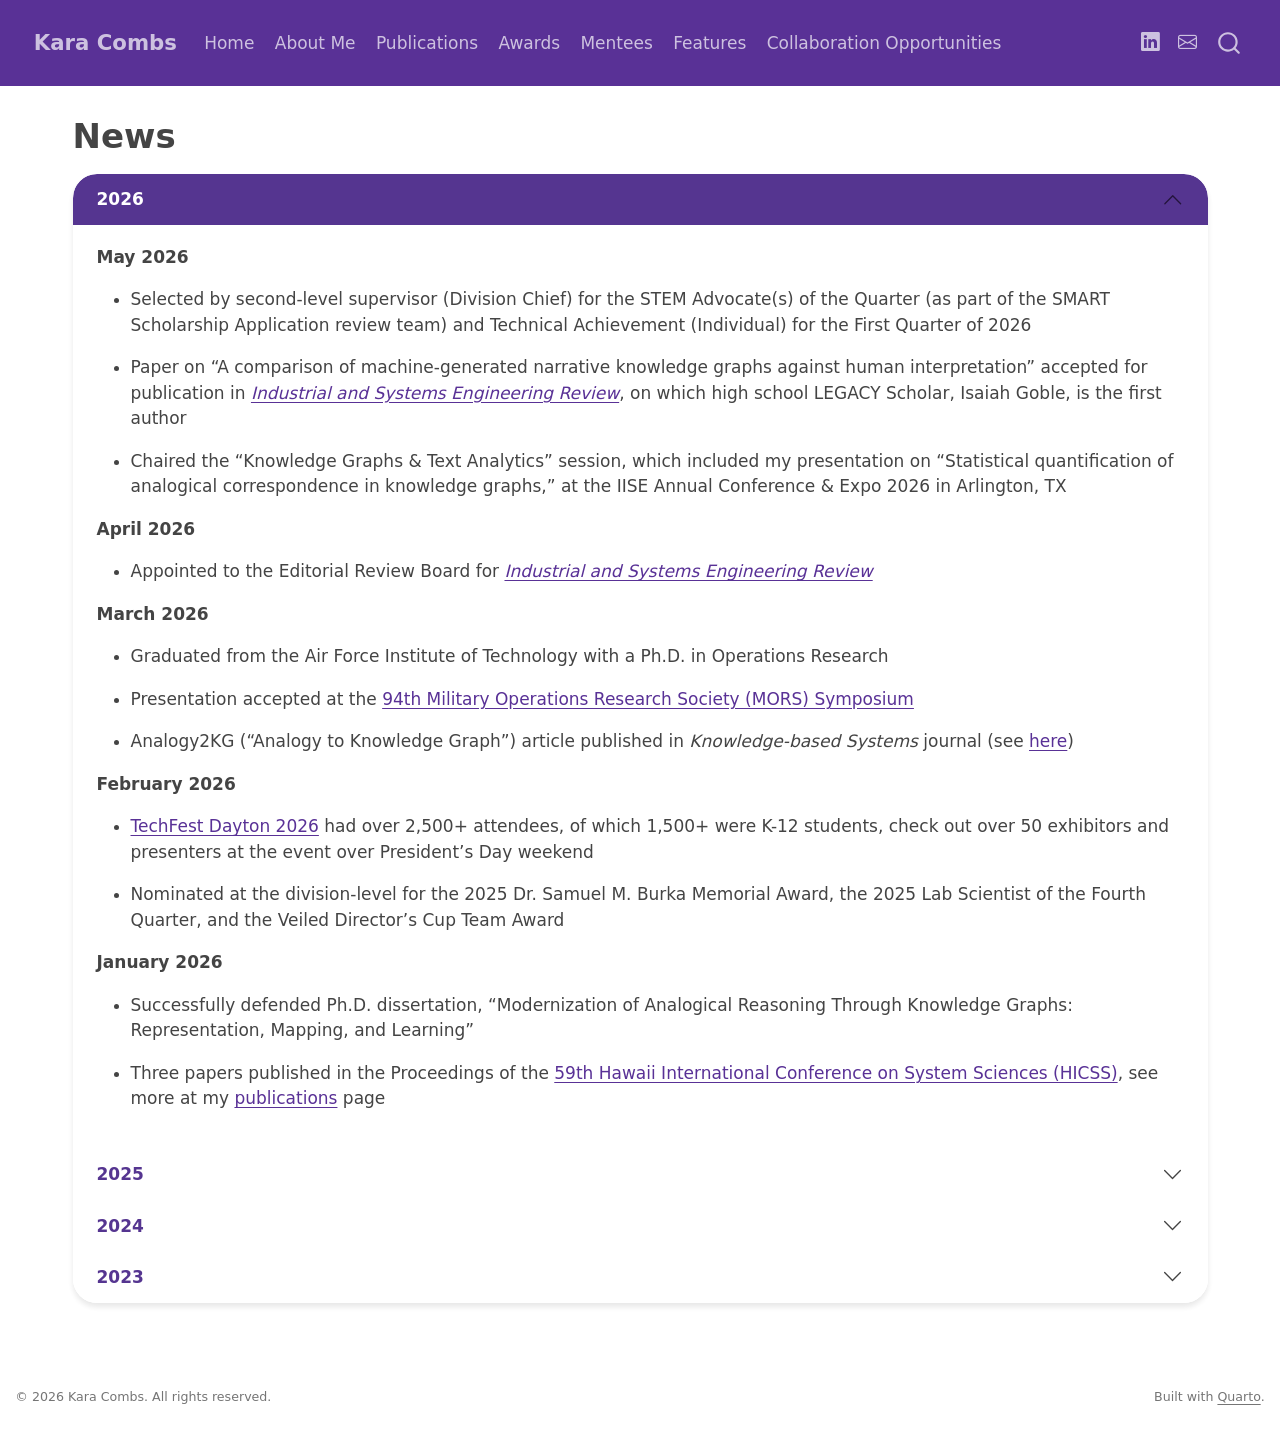
<file: news.html>
<!DOCTYPE html>
<html xmlns="http://www.w3.org/1999/xhtml" lang="en" xml:lang="en"><head>

<meta charset="utf-8">
<meta name="generator" content="quarto-1.8.24">

<meta name="viewport" content="width=device-width, initial-scale=1.0, user-scalable=yes">


<title>News – Kara Combs</title>
<style>
code{white-space: pre-wrap;}
span.smallcaps{font-variant: small-caps;}
div.columns{display: flex; gap: min(4vw, 1.5em);}
div.column{flex: auto; overflow-x: auto;}
div.hanging-indent{margin-left: 1.5em; text-indent: -1.5em;}
ul.task-list{list-style: none;}
ul.task-list li input[type="checkbox"] {
  width: 0.8em;
  margin: 0 0.8em 0.2em -1em; /* quarto-specific, see https://github.com/quarto-dev/quarto-cli/issues/4556 */ 
  vertical-align: middle;
}
</style>


<script src="site_libs/quarto-nav/quarto-nav.js"></script>
<script src="site_libs/quarto-nav/headroom.min.js"></script>
<script src="site_libs/clipboard/clipboard.min.js"></script>
<script src="site_libs/quarto-search/autocomplete.umd.js"></script>
<script src="site_libs/quarto-search/fuse.min.js"></script>
<script src="site_libs/quarto-search/quarto-search.js"></script>
<meta name="quarto:offset" content="./">
<link href="./assets/Combs_Digital_Portrait_Square.png" rel="icon" type="image/png">
<script src="site_libs/quarto-html/quarto.js" type="module"></script>
<script src="site_libs/quarto-html/tabsets/tabsets.js" type="module"></script>
<script src="site_libs/quarto-html/axe/axe-check.js" type="module"></script>
<script src="site_libs/quarto-html/popper.min.js"></script>
<script src="site_libs/quarto-html/tippy.umd.min.js"></script>
<script src="site_libs/quarto-html/anchor.min.js"></script>
<link href="site_libs/quarto-html/tippy.css" rel="stylesheet">
<link href="site_libs/quarto-html/quarto-syntax-highlighting-dc55a5b9e770e841cd82e46aadbfb9b0.css" rel="stylesheet" id="quarto-text-highlighting-styles">
<script src="site_libs/bootstrap/bootstrap.min.js"></script>
<link href="site_libs/bootstrap/bootstrap-icons.css" rel="stylesheet">
<link href="site_libs/bootstrap/bootstrap-3d0064d93490f5bb34dc66591c9f73ab.min.css" rel="stylesheet" append-hash="true" id="quarto-bootstrap" data-mode="light">
<script id="quarto-search-options" type="application/json">{
  "location": "navbar",
  "copy-button": false,
  "collapse-after": 3,
  "panel-placement": "end",
  "type": "overlay",
  "limit": 50,
  "keyboard-shortcut": [
    "f",
    "/",
    "s"
  ],
  "show-item-context": false,
  "language": {
    "search-no-results-text": "No results",
    "search-matching-documents-text": "matching documents",
    "search-copy-link-title": "Copy link to search",
    "search-hide-matches-text": "Hide additional matches",
    "search-more-match-text": "more match in this document",
    "search-more-matches-text": "more matches in this document",
    "search-clear-button-title": "Clear",
    "search-text-placeholder": "",
    "search-detached-cancel-button-title": "Cancel",
    "search-submit-button-title": "Submit",
    "search-label": "Search"
  }
}</script>
<script async="" src="https://www.googletagmanager.com/gtag/js?id=G-C74GEBGNSR"></script>

<script type="text/javascript">

window.dataLayer = window.dataLayer || [];
function gtag(){dataLayer.push(arguments);}
gtag('js', new Date());
gtag('config', 'G-C74GEBGNSR', { 'anonymize_ip': true});
</script>
<style>html{ scroll-behavior: smooth; }</style>


<link rel="stylesheet" href="styles.css">
</head>

<body class="nav-fixed quarto-light">

<div id="quarto-search-results"></div>
  <header id="quarto-header" class="headroom fixed-top">
    <nav class="navbar navbar-expand-lg " data-bs-theme="dark">
      <div class="navbar-container container-fluid">
      <div class="navbar-brand-container mx-auto">
    <a href="./index.html" class="navbar-brand navbar-brand-logo">
    </a>
    <a class="navbar-brand" href="./index.html">
    <span class="navbar-title">Kara Combs</span>
    </a>
  </div>
            <div id="quarto-search" class="" title="Search"></div>
          <button class="navbar-toggler" type="button" data-bs-toggle="collapse" data-bs-target="#navbarCollapse" aria-controls="navbarCollapse" role="menu" aria-expanded="false" aria-label="Toggle navigation" onclick="if (window.quartoToggleHeadroom) { window.quartoToggleHeadroom(); }">
  <span class="navbar-toggler-icon"></span>
</button>
          <div class="collapse navbar-collapse" id="navbarCollapse">
            <ul class="navbar-nav navbar-nav-scroll me-auto">
  <li class="nav-item">
    <a class="nav-link" href="./index.html"> 
<span class="menu-text">Home</span></a>
  </li>  
  <li class="nav-item">
    <a class="nav-link" href="./about_me.html"> 
<span class="menu-text">About Me</span></a>
  </li>  
  <li class="nav-item">
    <a class="nav-link" href="./publications.html"> 
<span class="menu-text">Publications</span></a>
  </li>  
  <li class="nav-item">
    <a class="nav-link" href="./awards.html"> 
<span class="menu-text">Awards</span></a>
  </li>  
  <li class="nav-item">
    <a class="nav-link" href="./mentees.html"> 
<span class="menu-text">Mentees</span></a>
  </li>  
  <li class="nav-item">
    <a class="nav-link" href="./features.html"> 
<span class="menu-text">Features</span></a>
  </li>  
  <li class="nav-item">
    <a class="nav-link" href="./collaboration.html"> 
<span class="menu-text">Collaboration Opportunities</span></a>
  </li>  
</ul>
            <ul class="navbar-nav navbar-nav-scroll ms-auto">
  <li class="nav-item compact">
    <a class="nav-link" href="https://www.linkedin.com/in/karacombs33"> <i class="bi bi-linkedin" role="img">
</i> 
<span class="menu-text"></span></a>
  </li>  
  <li class="nav-item compact">
    <a class="nav-link" href="mailto:kara.combs.1@us.af.mil"> <i class="bi bi-envelope" role="img">
</i> 
<span class="menu-text"></span></a>
  </li>  
</ul>
          </div> <!-- /navcollapse -->
            <div class="quarto-navbar-tools">
</div>
      </div> <!-- /container-fluid -->
    </nav>
</header>
<!-- content -->
<div id="quarto-content" class="quarto-container page-columns page-rows-contents page-layout-full page-navbar">
<!-- sidebar -->
<!-- margin-sidebar -->
    <div id="quarto-margin-sidebar" class="sidebar margin-sidebar zindex-bottom">
        
    </div>
<!-- main -->
<main class="content column-page" id="quarto-document-content">

<header id="title-block-header" class="quarto-title-block default">
<div class="quarto-title">
<h1 class="title">News</h1>
</div>



<div class="quarto-title-meta column-page">

    
  
    
  </div>
  


</header>


<style>
/* Rounded corners for accordion */
.accordion {
  border-radius: 24px;
  overflow: hidden;
  box-shadow: 0 4px 6px rgba(0, 0, 0, 0.1);
}

.accordion-item {
  border: none;
}

.accordion-item:first-child .accordion-header .accordion-button {
  border-top-left-radius: 24px;
  border-top-right-radius: 24px;
}

.accordion-item:last-child .accordion-header .accordion-button.collapsed {
  border-bottom-left-radius: 24px;
  border-bottom-right-radius: 24px;
}

.accordion-item:last-child .accordion-collapse {
  border-bottom-left-radius: 24px;
  border-bottom-right-radius: 24px;
}

.accordion-button {
  padding: 15px 24px;
  font-weight: 600;
  border: none;
  box-shadow: none;
  background-color: white;
  color: var(--bs-primary);
}

.accordion-button:not(.collapsed) {
  background-color: var(--bs-primary);
  color: white;
}

.accordion-button.collapsed {
  background-color: white;
  color: var(--bs-primary);
}

.accordion-button:focus {
  box-shadow: none;
  border: none;
}

.accordion-body {
  padding: 20px 24px;
}
</style>
<div id="newsAccordion" class="accordion">
<!-- ::: {.accordion-item}
::: {.accordion-header #heading2027}
```{=html}
<button class="accordion-button" type="button" data-bs-toggle="collapse" data-bs-target="#collapse2027" aria-expanded="true" aria-controls="collapse2027">
  <strong>2027</strong>
</button>
```
:::
::: {.accordion-collapse .collapse .show #collapse2027 data-bs-parent="#newsAccordion"}
::: {.accordion-body}

**Coming soon**

- News will be posted here when available

:::
:::
::: -->
<div class="accordion-item">
<div id="heading2026" class="accordion-header">
<button class="accordion-button" type="button" data-bs-toggle="collapse" data-bs-target="#collapse2026" aria-expanded="true" aria-controls="collapse2026">
  <strong>2026</strong>
</button>
</div>
<div id="collapse2026" class="accordion-collapse collapse show" data-bs-parent="#newsAccordion">
<div class="accordion-body">
<p><strong>May 2026</strong></p>
<ul>
<li><p>Selected by second-level supervisor (Division Chief) for the STEM Advocate(s) of the Quarter (as part of the SMART Scholarship Application review team) and Technical Achievement (Individual) for the First Quarter of 2026</p></li>
<li><p>Paper on “A comparison of machine-generated narrative knowledge graphs against human interpretation” accepted for publication in <em><a href="https://westpointpressjournals.westpoint.edu/index.php/iser/index">Industrial and Systems Engineering Review</a></em>, on which high school LEGACY Scholar, Isaiah Goble, is the first author</p></li>
<li><p>Chaired the “Knowledge Graphs &amp; Text Analytics” session, which included my presentation on “Statistical quantification of analogical correspondence in knowledge graphs,” at the IISE Annual Conference &amp; Expo 2026 in Arlington, TX</p></li>
</ul>
<p><strong>April 2026</strong></p>
<ul>
<li>Appointed to the Editorial Review Board for <em><a href="https://westpointpressjournals.westpoint.edu/index.php/iser/index">Industrial and Systems Engineering Review</a></em></li>
</ul>
<p><strong>March 2026</strong></p>
<ul>
<li><p>Graduated from the Air Force Institute of Technology with a Ph.D.&nbsp;in Operations Research</p></li>
<li><p>Presentation accepted at the <a href="https://www.mors.org/events/symposia/94th-symposium">94th Military Operations Research Society (MORS) Symposium</a></p></li>
<li><p>Analogy2KG (“Analogy to Knowledge Graph”) article published in <em>Knowledge-based Systems</em> journal (see <a href="https://doi.org/10.1016/j.knosys.2026.115772">here</a>)</p></li>
</ul>
<p><strong>February 2026</strong></p>
<ul>
<li><p><a href="https://www.techfestdayton.com/">TechFest Dayton 2026</a> had over 2,500+ attendees, of which 1,500+ were K-12 students, check out over 50 exhibitors and presenters at the event over President’s Day weekend</p></li>
<li><p>Nominated at the division-level for the 2025 Dr.&nbsp;Samuel M. Burka Memorial Award, the 2025 Lab Scientist of the Fourth Quarter, and the Veiled Director’s Cup Team Award</p></li>
</ul>
<p><strong>January 2026</strong></p>
<ul>
<li><p>Successfully defended Ph.D.&nbsp;dissertation, “Modernization of Analogical Reasoning Through Knowledge Graphs: Representation, Mapping, and Learning”</p></li>
<li><p>Three papers published in the Proceedings of the <a href="https://hicss.hawaii.edu/">59th Hawaii International Conference on System Sciences (HICSS)</a>, see more at my <a href="publications.html#2026">publications</a> page</p></li>
</ul>
</div>
</div>
</div>
<div class="accordion-item">
<div id="heading2025" class="accordion-header">
<button class="accordion-button collapsed" type="button" data-bs-toggle="collapse" data-bs-target="#collapse2025" aria-expanded="false" aria-controls="collapse2025">
  <strong>2025</strong>
</button>
</div>
<div id="collapse2025" class="accordion-collapse collapse" data-bs-parent="#newsAccordion">
<div class="accordion-body">
<p><strong>November 2025</strong></p>
<ul>
<li>INFORMS Cincinnati-Dayton awarded a 2024 Chapter Excellence award</li>
</ul>
<p><strong>September 2025</strong></p>
<ul>
<li>Oral presentation and poster accepted at <a href="https://airforcetechconnect.org/events/afrl-discover-symposium">AFRL Discover</a></li>
</ul>
<p><strong>August 2025</strong></p>
<ul>
<li>Three papers accepted at the <a href="https://hicss.hawaii.edu/">59th Hawaii International Conference on System Sciences (HICSS)</a></li>
<li>Passed prospectus defense and entered into Ph.D.&nbsp;candidacy</li>
</ul>
<p><strong>July 2025</strong></p>
<ul>
<li>Passed Ph.D.&nbsp;specialty exam</li>
</ul>
<p><strong>June 2025</strong></p>
<ul>
<li>Paper accepted for oral presentation at <a href="https://attend.ieee.org/naecon-2025/">IEEE National Aerospace Eletronics Conference (NAECON) 2025</a></li>
</ul>
<p><strong>April 2025</strong></p>
<ul>
<li><a href="https://doi.org/10.1109/TCDS.2025.3559771">Paper on the analogical reasoning abilities and energy efficient of large language models</a> accepted to <em>IEEE Transactions on Cognitive and Developmental Sciences</em></li>
</ul>
<p><strong>February 2025</strong></p>
<ul>
<li><a href="https://www.techfestdayton.org/">TechFest Dayton 2025</a> had 2,200+ attendees</li>
</ul>
<p><strong>January 2025</strong></p>
<ul>
<li>Three papers presented at the <a href="https://hdl.handle.net/10125/109837">58th Hawaii International Conference on System Sciences (HICSS)</a>
<ul>
<li>“<a href="https://hdl.handle.net/10125/109034">Zero-shot comparison of large language models (LLMs) reasoning abilities on long-text analogies</a>” nominated for best paper</li>
</ul></li>
</ul>
</div>
</div>
</div>
<div class="accordion-item">
<div id="heading2024" class="accordion-header">
<button class="accordion-button collapsed" type="button" data-bs-toggle="collapse" data-bs-target="#collapse2024" aria-expanded="false" aria-controls="collapse2024">
  <strong>2024</strong>
</button>
</div>
<div id="collapse2024" class="accordion-collapse collapse" data-bs-parent="#newsAccordion">
<div class="accordion-body">
<p><strong>November 2024</strong></p>
<ul>
<li>Selected by second-level supervisor as the division nominee for the Brian M. Hendrickson Memorial Award (Analogical Learning Team)</li>
</ul>
<p><strong>October 2024</strong></p>
<ul>
<li>Named as one of the receipents of <a href="https://www.informs.org/Recognizing-Excellence/INFORMS-Prizes/Judith-Liebman-Award">INFORMS’s Judith Liebman Award</a> at the 2024 INFORMS Annual Meeting</li>
<li>Selected for the Waves of Change STEM Conference’s Student Leadership (Graduate Level) Award</li>
</ul>
<p><strong>June 2024</strong></p>
<ul>
<li>Selected by second-level supervisor as the division’s STEM Advocate for Quarter 1 of 2024 award</li>
</ul>
<p><strong>March 2024</strong></p>
<ul>
<li>Paper accepted at the <a href="https://sigmis.org/cpr/">ACM SIGMIS Computers and People Research Conference</a></li>
</ul>
<p><strong>February 2024</strong></p>
<ul>
<li>Selected by second-level supervisor as the division’s Chief’s Pick for Quarter 4 of 2023</li>
<li><a href="https://www.techfestdayton.org/">TechFest Dayton 2024</a> had 2,000+ attendees</li>
</ul>
<p><strong>January 2024</strong></p>
<ul>
<li>Three paper presented at the <a href="https://hdl.handle.net/10125/107396">57th Hawaii International Conference on System Sciences (HICSS)</a></li>
</ul>
</div>
</div>
</div>
<div class="accordion-item">
<div id="heading2023" class="accordion-header">
<button class="accordion-button collapsed" type="button" data-bs-toggle="collapse" data-bs-target="#collapse2023" aria-expanded="false" aria-controls="collapse2023">
  <strong>2023</strong>
</button>
</div>
<div id="collapse2023" class="accordion-collapse collapse" data-bs-parent="#newsAccordion">
<div class="accordion-body">
<p><strong>November 2023</strong></p>
<ul>
<li>Selected by second-level supervisor as the division nominee for the 2023 Category II Air Force Civillian of the Year Award (equivalent of a GS-9 through GS-11 employee)</li>
</ul>
<p><strong>October 2023</strong></p>
<ul>
<li>Recognized as one of five “Inno(vators) under 25” by the <a href="https://www.bizjournals.com/dayton/inno/stories/awards/2023/10/26/inno-under-25-award-winners.html?csrc=6398&amp;utm_campaign=trueAnthemTrendingContent&amp;utm_medium=trueAnthem&amp;utm_source=facebook&amp;fbclid=IwAR3vmw5ygqcaKExqzmcBwyW2xwFUZRGauStbmQllndwPR0KbtzkSh53rj3k">Dayton Business Journal</a></li>
</ul>
<p><strong>May 2023</strong></p>
<ul>
<li>Paper presented at the IISE Annual Conference 2023</li>
</ul>
<p><strong>January 2023</strong></p>
<ul>
<li>Two papers presented at the <a href="https://aisel.aisnet.org/hicss-56/">57th Hawaii International Conference on System Sciences (HICSS)</a></li>
</ul>
</div>
</div>
</div>
</div>



</main> <!-- /main -->
<script id="quarto-html-after-body" type="application/javascript">
  window.document.addEventListener("DOMContentLoaded", function (event) {
    const icon = "";
    const anchorJS = new window.AnchorJS();
    anchorJS.options = {
      placement: 'right',
      icon: icon
    };
    anchorJS.add('.anchored');
    const isCodeAnnotation = (el) => {
      for (const clz of el.classList) {
        if (clz.startsWith('code-annotation-')) {                     
          return true;
        }
      }
      return false;
    }
    const onCopySuccess = function(e) {
      // button target
      const button = e.trigger;
      // don't keep focus
      button.blur();
      // flash "checked"
      button.classList.add('code-copy-button-checked');
      var currentTitle = button.getAttribute("title");
      button.setAttribute("title", "Copied!");
      let tooltip;
      if (window.bootstrap) {
        button.setAttribute("data-bs-toggle", "tooltip");
        button.setAttribute("data-bs-placement", "left");
        button.setAttribute("data-bs-title", "Copied!");
        tooltip = new bootstrap.Tooltip(button, 
          { trigger: "manual", 
            customClass: "code-copy-button-tooltip",
            offset: [0, -8]});
        tooltip.show();    
      }
      setTimeout(function() {
        if (tooltip) {
          tooltip.hide();
          button.removeAttribute("data-bs-title");
          button.removeAttribute("data-bs-toggle");
          button.removeAttribute("data-bs-placement");
        }
        button.setAttribute("title", currentTitle);
        button.classList.remove('code-copy-button-checked');
      }, 1000);
      // clear code selection
      e.clearSelection();
    }
    const getTextToCopy = function(trigger) {
      const outerScaffold = trigger.parentElement.cloneNode(true);
      const codeEl = outerScaffold.querySelector('code');
      for (const childEl of codeEl.children) {
        if (isCodeAnnotation(childEl)) {
          childEl.remove();
        }
      }
      return codeEl.innerText;
    }
    const clipboard = new window.ClipboardJS('.code-copy-button:not([data-in-quarto-modal])', {
      text: getTextToCopy
    });
    clipboard.on('success', onCopySuccess);
    if (window.document.getElementById('quarto-embedded-source-code-modal')) {
      const clipboardModal = new window.ClipboardJS('.code-copy-button[data-in-quarto-modal]', {
        text: getTextToCopy,
        container: window.document.getElementById('quarto-embedded-source-code-modal')
      });
      clipboardModal.on('success', onCopySuccess);
    }
      var localhostRegex = new RegExp(/^(?:http|https):\/\/localhost\:?[0-9]*\//);
      var mailtoRegex = new RegExp(/^mailto:/);
        var filterRegex = new RegExp('/' + window.location.host + '/');
      var isInternal = (href) => {
          return filterRegex.test(href) || localhostRegex.test(href) || mailtoRegex.test(href);
      }
      // Inspect non-navigation links and adorn them if external
     var links = window.document.querySelectorAll('a[href]:not(.nav-link):not(.navbar-brand):not(.toc-action):not(.sidebar-link):not(.sidebar-item-toggle):not(.pagination-link):not(.no-external):not([aria-hidden]):not(.dropdown-item):not(.quarto-navigation-tool):not(.about-link)');
      for (var i=0; i<links.length; i++) {
        const link = links[i];
        if (!isInternal(link.href)) {
          // undo the damage that might have been done by quarto-nav.js in the case of
          // links that we want to consider external
          if (link.dataset.originalHref !== undefined) {
            link.href = link.dataset.originalHref;
          }
        }
      }
    function tippyHover(el, contentFn, onTriggerFn, onUntriggerFn) {
      const config = {
        allowHTML: true,
        maxWidth: 500,
        delay: 100,
        arrow: false,
        appendTo: function(el) {
            return el.parentElement;
        },
        interactive: true,
        interactiveBorder: 10,
        theme: 'quarto',
        placement: 'bottom-start',
      };
      if (contentFn) {
        config.content = contentFn;
      }
      if (onTriggerFn) {
        config.onTrigger = onTriggerFn;
      }
      if (onUntriggerFn) {
        config.onUntrigger = onUntriggerFn;
      }
      window.tippy(el, config); 
    }
    const noterefs = window.document.querySelectorAll('a[role="doc-noteref"]');
    for (var i=0; i<noterefs.length; i++) {
      const ref = noterefs[i];
      tippyHover(ref, function() {
        // use id or data attribute instead here
        let href = ref.getAttribute('data-footnote-href') || ref.getAttribute('href');
        try { href = new URL(href).hash; } catch {}
        const id = href.replace(/^#\/?/, "");
        const note = window.document.getElementById(id);
        if (note) {
          return note.innerHTML;
        } else {
          return "";
        }
      });
    }
    const xrefs = window.document.querySelectorAll('a.quarto-xref');
    const processXRef = (id, note) => {
      // Strip column container classes
      const stripColumnClz = (el) => {
        el.classList.remove("page-full", "page-columns");
        if (el.children) {
          for (const child of el.children) {
            stripColumnClz(child);
          }
        }
      }
      stripColumnClz(note)
      if (id === null || id.startsWith('sec-')) {
        // Special case sections, only their first couple elements
        const container = document.createElement("div");
        if (note.children && note.children.length > 2) {
          container.appendChild(note.children[0].cloneNode(true));
          for (let i = 1; i < note.children.length; i++) {
            const child = note.children[i];
            if (child.tagName === "P" && child.innerText === "") {
              continue;
            } else {
              container.appendChild(child.cloneNode(true));
              break;
            }
          }
          if (window.Quarto?.typesetMath) {
            window.Quarto.typesetMath(container);
          }
          return container.innerHTML
        } else {
          if (window.Quarto?.typesetMath) {
            window.Quarto.typesetMath(note);
          }
          return note.innerHTML;
        }
      } else {
        // Remove any anchor links if they are present
        const anchorLink = note.querySelector('a.anchorjs-link');
        if (anchorLink) {
          anchorLink.remove();
        }
        if (window.Quarto?.typesetMath) {
          window.Quarto.typesetMath(note);
        }
        if (note.classList.contains("callout")) {
          return note.outerHTML;
        } else {
          return note.innerHTML;
        }
      }
    }
    for (var i=0; i<xrefs.length; i++) {
      const xref = xrefs[i];
      tippyHover(xref, undefined, function(instance) {
        instance.disable();
        let url = xref.getAttribute('href');
        let hash = undefined; 
        if (url.startsWith('#')) {
          hash = url;
        } else {
          try { hash = new URL(url).hash; } catch {}
        }
        if (hash) {
          const id = hash.replace(/^#\/?/, "");
          const note = window.document.getElementById(id);
          if (note !== null) {
            try {
              const html = processXRef(id, note.cloneNode(true));
              instance.setContent(html);
            } finally {
              instance.enable();
              instance.show();
            }
          } else {
            // See if we can fetch this
            fetch(url.split('#')[0])
            .then(res => res.text())
            .then(html => {
              const parser = new DOMParser();
              const htmlDoc = parser.parseFromString(html, "text/html");
              const note = htmlDoc.getElementById(id);
              if (note !== null) {
                const html = processXRef(id, note);
                instance.setContent(html);
              } 
            }).finally(() => {
              instance.enable();
              instance.show();
            });
          }
        } else {
          // See if we can fetch a full url (with no hash to target)
          // This is a special case and we should probably do some content thinning / targeting
          fetch(url)
          .then(res => res.text())
          .then(html => {
            const parser = new DOMParser();
            const htmlDoc = parser.parseFromString(html, "text/html");
            const note = htmlDoc.querySelector('main.content');
            if (note !== null) {
              // This should only happen for chapter cross references
              // (since there is no id in the URL)
              // remove the first header
              if (note.children.length > 0 && note.children[0].tagName === "HEADER") {
                note.children[0].remove();
              }
              const html = processXRef(null, note);
              instance.setContent(html);
            } 
          }).finally(() => {
            instance.enable();
            instance.show();
          });
        }
      }, function(instance) {
      });
    }
        let selectedAnnoteEl;
        const selectorForAnnotation = ( cell, annotation) => {
          let cellAttr = 'data-code-cell="' + cell + '"';
          let lineAttr = 'data-code-annotation="' +  annotation + '"';
          const selector = 'span[' + cellAttr + '][' + lineAttr + ']';
          return selector;
        }
        const selectCodeLines = (annoteEl) => {
          const doc = window.document;
          const targetCell = annoteEl.getAttribute("data-target-cell");
          const targetAnnotation = annoteEl.getAttribute("data-target-annotation");
          const annoteSpan = window.document.querySelector(selectorForAnnotation(targetCell, targetAnnotation));
          const lines = annoteSpan.getAttribute("data-code-lines").split(",");
          const lineIds = lines.map((line) => {
            return targetCell + "-" + line;
          })
          let top = null;
          let height = null;
          let parent = null;
          if (lineIds.length > 0) {
              //compute the position of the single el (top and bottom and make a div)
              const el = window.document.getElementById(lineIds[0]);
              top = el.offsetTop;
              height = el.offsetHeight;
              parent = el.parentElement.parentElement;
            if (lineIds.length > 1) {
              const lastEl = window.document.getElementById(lineIds[lineIds.length - 1]);
              const bottom = lastEl.offsetTop + lastEl.offsetHeight;
              height = bottom - top;
            }
            if (top !== null && height !== null && parent !== null) {
              // cook up a div (if necessary) and position it 
              let div = window.document.getElementById("code-annotation-line-highlight");
              if (div === null) {
                div = window.document.createElement("div");
                div.setAttribute("id", "code-annotation-line-highlight");
                div.style.position = 'absolute';
                parent.appendChild(div);
              }
              div.style.top = top - 2 + "px";
              div.style.height = height + 4 + "px";
              div.style.left = 0;
              let gutterDiv = window.document.getElementById("code-annotation-line-highlight-gutter");
              if (gutterDiv === null) {
                gutterDiv = window.document.createElement("div");
                gutterDiv.setAttribute("id", "code-annotation-line-highlight-gutter");
                gutterDiv.style.position = 'absolute';
                const codeCell = window.document.getElementById(targetCell);
                const gutter = codeCell.querySelector('.code-annotation-gutter');
                gutter.appendChild(gutterDiv);
              }
              gutterDiv.style.top = top - 2 + "px";
              gutterDiv.style.height = height + 4 + "px";
            }
            selectedAnnoteEl = annoteEl;
          }
        };
        const unselectCodeLines = () => {
          const elementsIds = ["code-annotation-line-highlight", "code-annotation-line-highlight-gutter"];
          elementsIds.forEach((elId) => {
            const div = window.document.getElementById(elId);
            if (div) {
              div.remove();
            }
          });
          selectedAnnoteEl = undefined;
        };
          // Handle positioning of the toggle
      window.addEventListener(
        "resize",
        throttle(() => {
          elRect = undefined;
          if (selectedAnnoteEl) {
            selectCodeLines(selectedAnnoteEl);
          }
        }, 10)
      );
      function throttle(fn, ms) {
      let throttle = false;
      let timer;
        return (...args) => {
          if(!throttle) { // first call gets through
              fn.apply(this, args);
              throttle = true;
          } else { // all the others get throttled
              if(timer) clearTimeout(timer); // cancel #2
              timer = setTimeout(() => {
                fn.apply(this, args);
                timer = throttle = false;
              }, ms);
          }
        };
      }
        // Attach click handler to the DT
        const annoteDls = window.document.querySelectorAll('dt[data-target-cell]');
        for (const annoteDlNode of annoteDls) {
          annoteDlNode.addEventListener('click', (event) => {
            const clickedEl = event.target;
            if (clickedEl !== selectedAnnoteEl) {
              unselectCodeLines();
              const activeEl = window.document.querySelector('dt[data-target-cell].code-annotation-active');
              if (activeEl) {
                activeEl.classList.remove('code-annotation-active');
              }
              selectCodeLines(clickedEl);
              clickedEl.classList.add('code-annotation-active');
            } else {
              // Unselect the line
              unselectCodeLines();
              clickedEl.classList.remove('code-annotation-active');
            }
          });
        }
    const findCites = (el) => {
      const parentEl = el.parentElement;
      if (parentEl) {
        const cites = parentEl.dataset.cites;
        if (cites) {
          return {
            el,
            cites: cites.split(' ')
          };
        } else {
          return findCites(el.parentElement)
        }
      } else {
        return undefined;
      }
    };
    var bibliorefs = window.document.querySelectorAll('a[role="doc-biblioref"]');
    for (var i=0; i<bibliorefs.length; i++) {
      const ref = bibliorefs[i];
      const citeInfo = findCites(ref);
      if (citeInfo) {
        tippyHover(citeInfo.el, function() {
          var popup = window.document.createElement('div');
          citeInfo.cites.forEach(function(cite) {
            var citeDiv = window.document.createElement('div');
            citeDiv.classList.add('hanging-indent');
            citeDiv.classList.add('csl-entry');
            var biblioDiv = window.document.getElementById('ref-' + cite);
            if (biblioDiv) {
              citeDiv.innerHTML = biblioDiv.innerHTML;
            }
            popup.appendChild(citeDiv);
          });
          return popup.innerHTML;
        });
      }
    }
  });
  </script>
</div> <!-- /content -->
<footer class="footer">
  <div class="nav-footer">
    <div class="nav-footer-left">
© <span id="year"></span> Kara Combs. All rights reserved.
<script>
  document.getElementById("year").textContent = new Date().getFullYear();
</script>
</div>   
    <div class="nav-footer-center">
      &nbsp;
    </div>
    <div class="nav-footer-right">
<p>Built with <a href="https://quarto.org">Quarto</a>.</p>
</div>
  </div>
</footer>




<script src="site_libs/quarto-html/zenscroll-min.js"></script>
</body></html>
</file>
<file: site_libs/quarto-html/tippy.css>
.tippy-box[data-animation=fade][data-state=hidden]{opacity:0}[data-tippy-root]{max-width:calc(100vw - 10px)}.tippy-box{position:relative;background-color:#333;color:#fff;border-radius:4px;font-size:14px;line-height:1.4;white-space:normal;outline:0;transition-property:transform,visibility,opacity}.tippy-box[data-placement^=top]>.tippy-arrow{bottom:0}.tippy-box[data-placement^=top]>.tippy-arrow:before{bottom:-7px;left:0;border-width:8px 8px 0;border-top-color:initial;transform-origin:center top}.tippy-box[data-placement^=bottom]>.tippy-arrow{top:0}.tippy-box[data-placement^=bottom]>.tippy-arrow:before{top:-7px;left:0;border-width:0 8px 8px;border-bottom-color:initial;transform-origin:center bottom}.tippy-box[data-placement^=left]>.tippy-arrow{right:0}.tippy-box[data-placement^=left]>.tippy-arrow:before{border-width:8px 0 8px 8px;border-left-color:initial;right:-7px;transform-origin:center left}.tippy-box[data-placement^=right]>.tippy-arrow{left:0}.tippy-box[data-placement^=right]>.tippy-arrow:before{left:-7px;border-width:8px 8px 8px 0;border-right-color:initial;transform-origin:center right}.tippy-box[data-inertia][data-state=visible]{transition-timing-function:cubic-bezier(.54,1.5,.38,1.11)}.tippy-arrow{width:16px;height:16px;color:#333}.tippy-arrow:before{content:"";position:absolute;border-color:transparent;border-style:solid}.tippy-content{position:relative;padding:5px 9px;z-index:1}
</file>
<file: site_libs/quarto-html/quarto-syntax-highlighting-dc55a5b9e770e841cd82e46aadbfb9b0.css>
/* quarto syntax highlight colors */
:root {
  --quarto-hl-ot-color: #003B4F;
  --quarto-hl-at-color: #657422;
  --quarto-hl-ss-color: #20794D;
  --quarto-hl-an-color: #5E5E5E;
  --quarto-hl-fu-color: #4758AB;
  --quarto-hl-st-color: #20794D;
  --quarto-hl-cf-color: #003B4F;
  --quarto-hl-op-color: #5E5E5E;
  --quarto-hl-er-color: #AD0000;
  --quarto-hl-bn-color: #AD0000;
  --quarto-hl-al-color: #AD0000;
  --quarto-hl-va-color: #111111;
  --quarto-hl-bu-color: inherit;
  --quarto-hl-ex-color: inherit;
  --quarto-hl-pp-color: #AD0000;
  --quarto-hl-in-color: #5E5E5E;
  --quarto-hl-vs-color: #20794D;
  --quarto-hl-wa-color: #5E5E5E;
  --quarto-hl-do-color: #5E5E5E;
  --quarto-hl-im-color: #00769E;
  --quarto-hl-ch-color: #20794D;
  --quarto-hl-dt-color: #AD0000;
  --quarto-hl-fl-color: #AD0000;
  --quarto-hl-co-color: #5E5E5E;
  --quarto-hl-cv-color: #5E5E5E;
  --quarto-hl-cn-color: #8f5902;
  --quarto-hl-sc-color: #5E5E5E;
  --quarto-hl-dv-color: #AD0000;
  --quarto-hl-kw-color: #003B4F;
}

/* other quarto variables */
:root {
  --quarto-font-monospace: SFMono-Regular, Menlo, Monaco, Consolas, "Liberation Mono", "Courier New", monospace;
}

/* syntax highlight based on Pandoc's rules */
pre > code.sourceCode > span {
  color: #003B4F;
}

code.sourceCode > span {
  color: #003B4F;
}

div.sourceCode,
div.sourceCode pre.sourceCode {
  color: #003B4F;
}

/* Normal */
code span {
  color: #003B4F;
}

/* Alert */
code span.al {
  color: #AD0000;
  font-style: inherit;
}

/* Annotation */
code span.an {
  color: #5E5E5E;
  font-style: inherit;
}

/* Attribute */
code span.at {
  color: #657422;
  font-style: inherit;
}

/* BaseN */
code span.bn {
  color: #AD0000;
  font-style: inherit;
}

/* BuiltIn */
code span.bu {
  font-style: inherit;
}

/* ControlFlow */
code span.cf {
  color: #003B4F;
  font-weight: bold;
  font-style: inherit;
}

/* Char */
code span.ch {
  color: #20794D;
  font-style: inherit;
}

/* Constant */
code span.cn {
  color: #8f5902;
  font-style: inherit;
}

/* Comment */
code span.co {
  color: #5E5E5E;
  font-style: inherit;
}

/* CommentVar */
code span.cv {
  color: #5E5E5E;
  font-style: italic;
}

/* Documentation */
code span.do {
  color: #5E5E5E;
  font-style: italic;
}

/* DataType */
code span.dt {
  color: #AD0000;
  font-style: inherit;
}

/* DecVal */
code span.dv {
  color: #AD0000;
  font-style: inherit;
}

/* Error */
code span.er {
  color: #AD0000;
  font-style: inherit;
}

/* Extension */
code span.ex {
  font-style: inherit;
}

/* Float */
code span.fl {
  color: #AD0000;
  font-style: inherit;
}

/* Function */
code span.fu {
  color: #4758AB;
  font-style: inherit;
}

/* Import */
code span.im {
  color: #00769E;
  font-style: inherit;
}

/* Information */
code span.in {
  color: #5E5E5E;
  font-style: inherit;
}

/* Keyword */
code span.kw {
  color: #003B4F;
  font-weight: bold;
  font-style: inherit;
}

/* Operator */
code span.op {
  color: #5E5E5E;
  font-style: inherit;
}

/* Other */
code span.ot {
  color: #003B4F;
  font-style: inherit;
}

/* Preprocessor */
code span.pp {
  color: #AD0000;
  font-style: inherit;
}

/* SpecialChar */
code span.sc {
  color: #5E5E5E;
  font-style: inherit;
}

/* SpecialString */
code span.ss {
  color: #20794D;
  font-style: inherit;
}

/* String */
code span.st {
  color: #20794D;
  font-style: inherit;
}

/* Variable */
code span.va {
  color: #111111;
  font-style: inherit;
}

/* VerbatimString */
code span.vs {
  color: #20794D;
  font-style: inherit;
}

/* Warning */
code span.wa {
  color: #5E5E5E;
  font-style: italic;
}

.prevent-inlining {
  content: "</";
}

/*# sourceMappingURL=21f0b8dca5c347bd0a806dc2ce2adfe3.css.map */
</file>
<file: styles.css>
/* Purple academic accent styling for the HTML site. */
:root {
  --bs-primary: #553590;
  --bs-secondary: #6c757d;
}

body.nav-fixed {
  padding-top: 0 !important;
}

#quarto-header,
header.headroom,
header.fixed-top {
  position: relative !important;
  top: auto !important;
  transform: none !important;
}

.navbar-brand { font-weight: 700; }
h1, h2, h3 { scroll-margin-top: 6rem; }
.listing-bibliography .csl-entry { margin-bottom: 0.65rem; }
footer { font-size: 0.9rem; }

.grid {
  margin: 2rem 0;
}

body.page-index .grid {
  margin: 0 !important;
}

.grid .g-col-4 img {
  border-radius: 8px;
  box-shadow: 0 4px 8px rgba(0,0,0,0.1);
  transition: transform 0.3s ease;
}

.grid .g-col-4 img:hover {
  transform: scale(1.02);
}

.timeline {
  padding: 1rem;
  background: linear-gradient(to bottom, #f8f9fa, #ffffff);
  border-radius: 8px;
  border-left: 4px solid var(--bs-primary);
  box-shadow: 0 2px 4px rgba(0,0,0,0.05);
}

.timeline p {
  margin-bottom: 1rem;
  padding: 0.5rem 0;
  border-bottom: 1px solid #e9ecef;
}

.timeline p:last-child {
  border-bottom: none;
  margin-bottom: 0;
}

.timeline strong {
  color: var(--bs-primary);
  font-weight: 600;
}

.slideshow-placeholder {
  height: 100%;
}

.slideshow-container {
  min-height: 300px;
  transition: all 0.3s ease;
}

.slideshow-container:hover {
  transform: translateY(-2px);
  box-shadow: 0 8px 16px rgba(0,0,0,0.1);
}

@media (max-width: 768px) {
  .grid .g-col-4,
  .grid .g-col-6,
  .grid .g-col-8 {
    margin-bottom: 2rem;
  }

  .timeline {
    margin-bottom: 2rem;
  }
}

.pub-counts-grid {
  display: grid;
  grid-template-columns: repeat(3, minmax(0, 1fr));
  gap: 0.5rem;
  align-items: center;
}

@media (max-width: 768px) {
  .pub-counts-grid {
    grid-template-columns: 1fr;
  }

  .pub-counts-grid h1 {
    font-size: 2.25rem;
  }
}

details summary {
  color: var(--bs-primary);
  cursor: pointer;
}

details summary:hover {
  color: #4a2d7a;
}

.awards-toggle {
  position: fixed;
  right: 20px;
  bottom: 20px;
  z-index: 1000;
  background-color: var(--bs-secondary);
  color: white;
  border: none;
  border-radius: 25px;
  padding: 12px 16px;
  font-size: 14px;
  font-weight: 600;
  cursor: pointer;
  box-shadow: 0 4px 12px rgba(0,0,0,0.15);
  transition: all 0.3s ease;
  white-space: nowrap;
}

.awards-toggle:hover {
  background-color: #4a2d7a;
  transform: scale(1.05);
  box-shadow: 0 6px 16px rgba(0,0,0,0.2);
}

.awards-toggle:active {
  transform: scale(0.95);
}

@media (max-width: 768px) {
  .awards-toggle {
    display: none;
  }
}
</file>
